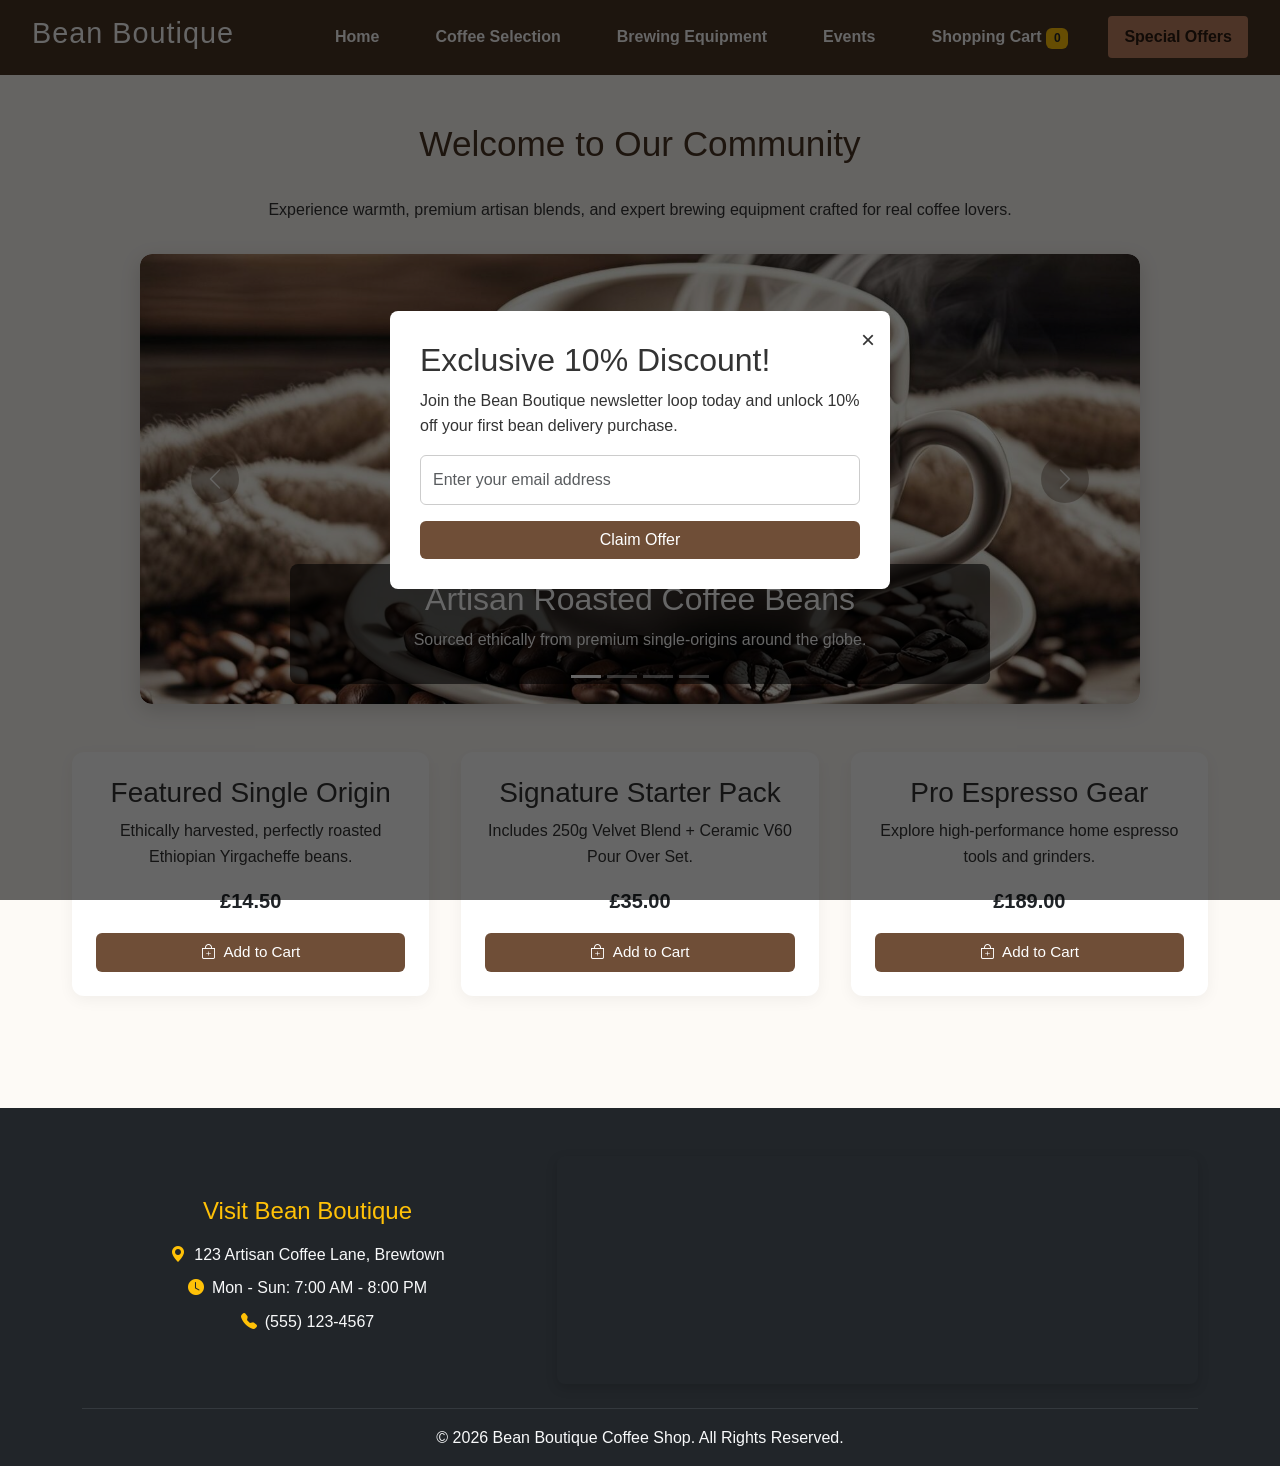
<file: index.html>
<!DOCTYPE html>
<html lang="en">
<head>
    <meta charset="UTF-8">
    <meta name="viewport" content="width=device-width, initial-scale=1.0">
    <title>Bean Boutique Coffee Shop - Home</title>
    
    <!-- Bootstrap CSS -->
    <link href="https://cdn.jsdelivr.net/npm/bootstrap@5.3.3/dist/css/bootstrap.min.css" rel="stylesheet">
    <!-- Bootstrap Icons -->
    <link rel="stylesheet" href="https://cdn.jsdelivr.net/npm/bootstrap-icons@1.11.3/font/bootstrap-icons.min.css">
    <link rel="stylesheet" href="style.css">

    <style>
        #backToTopBtn {
            position: fixed;
            bottom: 30px;
            right: 30px;
            z-index: 1030;
            border: none;
            outline: none;
            background-color: #6f4e37;
            color: white;
            cursor: pointer;
            padding: 12px 16px;
            border-radius: 50%;
            font-size: 18px;
            box-shadow: 0px 4px 10px rgba(0,0,0,0.3);
            opacity: 0;
            visibility: hidden;
            transition: opacity 0.3s ease, visibility 0.3s ease, transform 0.2s ease;
        }

        #backToTopBtn.show {
            opacity: 1;
            visibility: visible;
        }

        #backToTopBtn:hover {
            background-color: #523927;
            transform: translateY(-3px);
        }

        .footer-map-container {
            border-radius: 8px;
            overflow: hidden;
            box-shadow: 0 4px 12px rgba(0,0,0,0.15);
        }

        .cart-nav-link {
            cursor: pointer;
            user-select: none;
        }

        .custom-promo-modal {
            display: none;
            position: fixed;
            top: 0;
            left: 0;
            width: 100%;
            height: 100%;
            background-color: rgba(0, 0, 0, 0.6);
            z-index: 1080;
            align-items: center;
            justify-content: center;
        }

        .custom-promo-modal.active {
            display: flex;
        }

        .custom-promo-content {
            background: #fff;
            padding: 30px;
            border-radius: 8px;
            max-width: 500px;
            width: 90%;
            position: relative;
            color: #333;
        }

        .close-promo-btn {
            position: absolute;
            top: 10px;
            right: 15px;
            font-size: 24px;
            cursor: pointer;
        }

        .btn-add-cart {
            background-color: #6f4e37;
            color: white;
            border: none;
            border-radius: 6px;
            padding: 8px 16px;
            font-size: 0.95rem;
            width: 100%;
            margin-top: 1rem;
            transition: background-color 0.2s ease, transform 0.1s ease;
        }

        .btn-add-cart:hover {
            background-color: #523927;
            color: white;
        }
    </style>
</head>
<body>

    <header>
        <div class="logo">
            <h1>Bean Boutique</h1>
        </div>
       <nav>
            <ul>
                <li><a href="index.html">Home</a></li>
                <li><a href="coffee.html">Coffee Selection</a></li>
                <li><a href="equipment.html">Brewing Equipment</a></li>
                <li><a href="events.html">Events</a></li>
                <li>
                    <a class="cart-nav-link" id="cartModalTrigger">
                        Shopping Cart <span class="badge bg-warning text-dark" id="cartCountBadge">0</span>
                    </a>
                </li>
                <li class="dropdown">
                    <a href="offers.html" class="active">Special Offers</a>
                    <ul class="dropdown-menu-custom">
                        <li><a href="seasonalSpecial.html">Seasonal Specials</a></li>
                        <li><a href="baristaChoice.html">Barista's Choice</a></li>
                        <li><a href="bundleDeals.html">Bundle Deals</a></li>
                    </ul>
                </li>
            </ul>
        </nav>
    </header>

    <main>
      <section class="hero-section">
        <h2 class="section-title">Welcome to Our Community</h2>
        <div class="hero-intro">
            <p>Experience warmth, premium artisan blends, and expert brewing equipment crafted for real coffee lovers.</p>
        </div>
        
        <div id="coffeeCarousel" class="carousel slide" data-bs-ride="carousel" data-bs-interval="4000">
            <div class="carousel-indicators">
                <button type="button" data-bs-target="#coffeeCarousel" data-bs-slide-to="0" class="active" aria-current="true" aria-label="Slide 1"></button>
                <button type="button" data-bs-target="#coffeeCarousel" data-bs-slide-to="1" aria-label="Slide 2"></button>
                <button type="button" data-bs-target="#coffeeCarousel" data-bs-slide-to="2" aria-label="Slide 3"></button>
                <button type="button" data-bs-target="#coffeeCarousel" data-bs-slide-to="3" aria-label="Slide 4"></button>
            </div>
            
            <div class="carousel-inner">
                <div class="carousel-item active">
                    <img src="images/image1.jpg" class="d-block w-100" alt="Fresh Coffee Beans roasting">
                    <div class="carousel-caption d-none d-md-block carousel-caption-custom">
                        <h2>Artisan Roasted Coffee Beans</h2>
                        <p>Sourced ethically from premium single-origins around the globe.</p>
                    </div>
                </div>
                <div class="carousel-item">
                    <img src="images/img4.jpg" class="d-block w-100" alt="People enjoying warm coffee cup">
                    <div class="carousel-caption d-none d-md-block carousel-caption-custom">
                        <h2>Warm Community Spaces</h2>
                        <p>A relaxing spot designed for coffee lovers to connect and unwind.</p>
                    </div>
                </div>
                <div class="carousel-item">
                    <img src="images/image3.jpg" class="d-block w-100" alt="Barista espresso machine close up">
                    <div class="carousel-caption d-none d-md-block carousel-caption-custom">
                        <h2>Professional Brewing Gear</h2>
                        <p>Equipping your home kitchen with the absolute best barista tools.</p>
                    </div>
                </div>
                <div class="carousel-item">
                    <img src="images/img5.jpg" class="d-block w-100" alt="Pour over coffee pouring into a glass server">
                    <div class="carousel-caption d-none d-md-block carousel-caption-custom">
                        <h2>Precision Extraction</h2>
                        <p>Discover manual brew techniques tailored for fine flavor clarity.</p>
                    </div>
                </div>
            </div>
            
            <button class="carousel-control-prev" type="button" data-bs-target="#coffeeCarousel" data-bs-slide="prev">
                <span class="carousel-control-prev-icon" aria-hidden="true"></span>
                <span class="visually-hidden">Previous</span>
            </button>
            <button class="carousel-control-next" type="button" data-bs-target="#coffeeCarousel" data-bs-slide="next">
                <span class="carousel-control-next-icon" aria-hidden="true"></span>
                <span class="visually-hidden">Next</span>
            </button>
        </div>

        <div class="grid-container">
            <div class="coffee-box d-flex flex-column justify-content-between">
                <div>
                    <h3>Featured Single Origin</h3>
                    <p>Ethically harvested, perfectly roasted Ethiopian Yirgacheffe beans.</p>
                    <p class="fw-bold fs-5 text-dark mt-2 mb-0">£14.50</p>
                </div>
                <button class="btn btn-add-cart add-to-cart-btn" data-title="Featured Single Origin" data-subtitle="250g Bag - Whole Bean" data-price="14.50">
                    <i class="bi bi-bag-plus me-1"></i> Add to Cart
                </button>
            </div>
            <div class="coffee-box d-flex flex-column justify-content-between">
                <div>
                    <h3>Signature Starter Pack</h3>
                    <p>Includes 250g Velvet Blend + Ceramic V60 Pour Over Set.</p>
                    <p class="fw-bold fs-5 text-dark mt-2 mb-0">£35.00</p>
                </div>
                <button class="btn btn-add-cart add-to-cart-btn" data-title="Signature Starter Pack" data-subtitle="Blend + Dripper Set" data-price="35.00">
                    <i class="bi bi-bag-plus me-1"></i> Add to Cart
                </button>
            </div>
            <div class="coffee-box d-flex flex-column justify-content-between">
                <div>
                    <h3>Pro Espresso Gear</h3>
                    <p>Explore high-performance home espresso tools and grinders.</p>
                    <p class="fw-bold fs-5 text-dark mt-2 mb-0">£189.00</p>
                </div>
                <button class="btn btn-add-cart add-to-cart-btn" data-title="Pro-Pump Espresso Machine" data-subtitle="15-Bar Pressure System" data-price="189.00">
                    <i class="bi bi-bag-plus me-1"></i> Add to Cart
                </button>
            </div>
        </div>
      </section>
    </main>

    <!-- GLOBAL SHOPPING CART MODAL -->
    <div class="modal fade" id="cartModal" tabindex="-1" role="dialog" aria-labelledby="cartModalLabel" aria-hidden="true">
        <div class="modal-dialog modal-lg modal-dialog-centered">
            <div class="modal-content">
                <div class="modal-header text-white" style="background-color: #4a3424;">
                    <h4 class="modal-title h5" id="cartModalLabel"><i class="bi bi-cart-check me-2"></i>Your Shopping Basket</h4>
                    <button type="button" class="btn-close btn-close-white" data-bs-dismiss="modal" aria-label="Close"></button>
                </div>

                <div class="modal-body text-dark">
                    <div class="table-responsive">
                        <table class="table align-middle">
                            <thead>
                                <tr style="background-color: #4a3424; color: #fff;">
                                    <th>Product Details</th>
                                    <th class="text-center">Qty</th>
                                    <th class="text-end">Price</th>
                                    <th class="text-end">Total</th>
                                </tr>
                            </thead>
                            <tbody id="cartItemsContainer">
                                <tr>
                                    <td colspan="4" class="text-center py-4 text-muted">Your basket is currently empty. Add items to see them here!</td>
                                </tr>
                            </tbody>
                        </table>
                    </div>

                    <div class="p-3 bg-light rounded text-end mt-3">
                        <p class="mb-1">Subtotal: <strong id="cartSubtotal">£0.00</strong></p>
                        <small class="text-muted d-block mb-0">Shipping: Calculated at next step</small>
                    </div>
                </div>

                <div class="modal-footer d-flex justify-content-between">
                    <button type="button" class="btn btn-outline-secondary" data-bs-dismiss="modal">Continue Shopping</button>
                    <button type="button" class="btn text-white" id="checkoutBtn" style="background-color: #6f4e37;">
                        Proceed to Checkout
                    </button>
                </div>
            </div>
        </div>
    </div>

    <!-- PROMOTIONAL NEWSLETTER MODAL -->
    <div class="custom-promo-modal" id="welcomeModal">
        <div class="custom-promo-content">
            <span class="close-promo-btn" id="closeModalBtn">&times;</span>
            <h2>Exclusive 10% Discount!</h2>
            <p>Join the Bean Boutique newsletter loop today and unlock 10% off your first bean delivery purchase.</p>
            <form action="#" method="POST" id="promoForm">
                <div class="mb-3">
                    <input type="email" class="form-control" placeholder="Enter your email address" required>
                </div>
                <button type="submit" class="btn text-white w-100" style="background-color: #6f4e37;">Claim Offer</button>
            </form>
        </div>
    </div>

    <button id="backToTopBtn" title="Go to top" aria-label="Scroll to top">
        <i class="bi bi-arrow-up"></i>
    </button>

    <footer class="bg-dark text-light pt-5 pb-3">
        <div class="container">
            <div class="row g-4 align-items-center">
                <div class="col-md-5">
                    <h3 class="h4 mb-3 text-warning">Visit Bean Boutique</h3>
                    <p class="mb-2"><i class="bi bi-geo-alt-fill text-warning me-2"></i>123 Artisan Coffee Lane, Brewtown</p>
                    <p class="mb-2"><i class="bi bi-clock-fill text-warning me-2"></i>Mon - Sun: 7:00 AM - 8:00 PM</p>
                    <p class="mb-2"><i class="bi bi-telephone-fill text-warning me-2"></i>(555) 123-4567</p>
                </div>
                
                <div class="col-md-7">
                    <div class="footer-map-container">
                        <iframe 
                            title="Bean Boutique Location Map"
                            src="https://www.google.com/maps/embed?pb=!1m18!1m12!1m3!1d3151.835434509374!2d144.9537353153169!3d-37.81627977975171!2m3!1f0!2f0!3f0!3m2!1i1024!2i768!4f13.1!3m3!1m2!1s0x6ad65d4c2b349649%3A0xb6899234e561db11!2sEnvato!5e0!3m2!1sen!2sus!4v1620000000000!5m2!1sen!2sus" 
                            style="border:0; width:100%; height:220px;" 
                            allowfullscreen="" 
                            loading="lazy">
                        </iframe>
                    </div>
                </div>
            </div>
            
            <hr class="mt-4 mb-3 border-secondary">
            <p class="text-center mb-0">&copy; 2026 Bean Boutique Coffee Shop. All Rights Reserved.</p>
        </div>
    </footer>

    <script src="https://cdn.jsdelivr.net/npm/bootstrap@5.3.3/dist/js/bootstrap.bundle.min.js"></script>
    <script src="script.js"></script>

    <!-- PROMO MODAL CONTROL SCRIPT -->
    <script>
        document.addEventListener('DOMContentLoaded', () => {
            const promoModal = document.getElementById('welcomeModal');
            const closeModalBtn = document.getElementById('closeModalBtn');
            const promoForm = document.getElementById('promoForm');

            // Open popup when the page loads
            if (promoModal) {
                promoModal.classList.add('active');
            }

            // Function to hide modal
            const hideModal = () => {
                promoModal.classList.remove('active');
            };

            // Close modal when clicking top-right (X)
            if (closeModalBtn) {
                closeModalBtn.addEventListener('click', hideModal);
            }

            // Close modal when clicking anywhere outside the popup box
            window.addEventListener('click', (event) => {
                if (event.target === promoModal) {
                    hideModal();
                }
            });

            // Handle form submission inside modal
            if (promoForm) {
                promoForm.addEventListener('submit', (event) => {
                    event.preventDefault();
                    alert('Thank you for signing up! Use promo code WELCOME10 at checkout for 10% off.');
                    hideModal();
                });
            }
        });
    </script>
</body>
</html>
</file>
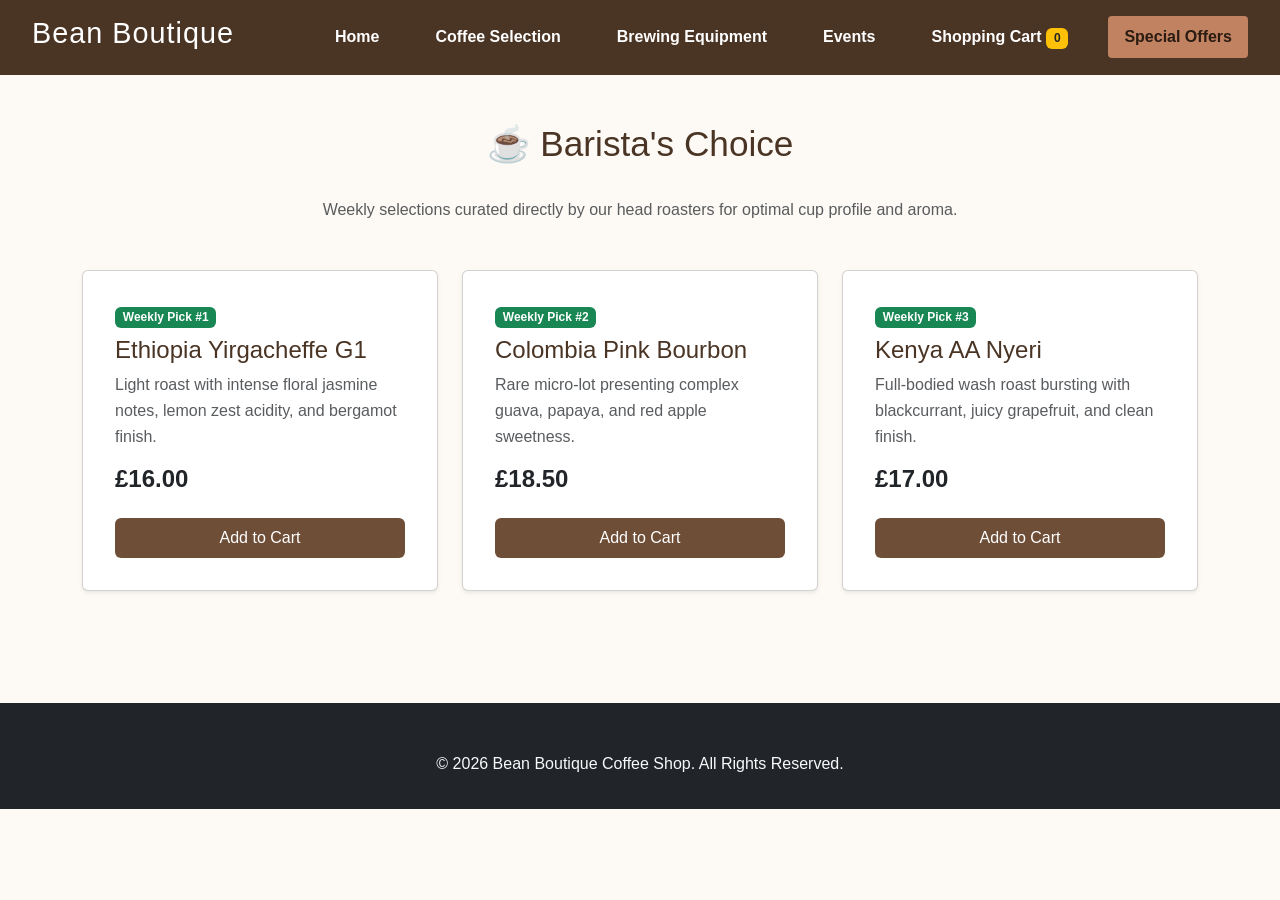
<file: baristaChoice.html>
<!DOCTYPE html>
<html lang="en">
<head>
    <meta charset="UTF-8">
    <meta name="viewport" content="width=device-width, initial-scale=1.0">
    <title>Barista's Choice - Bean Boutique</title>
    <link href="https://cdn.jsdelivr.net/npm/bootstrap@5.3.3/dist/css/bootstrap.min.css" rel="stylesheet">
    <link rel="stylesheet" href="https://cdn.jsdelivr.net/npm/bootstrap-icons@1.11.3/font/bootstrap-icons.min.css">
    <link rel="stylesheet" href="style.css">
    <style>
        .cart-nav-link { cursor: pointer; user-select: none; }
        .btn-add-cart {
            background-color: #6f4e37;
            color: white;
            border: none;
            border-radius: 6px;
            padding: 8px 16px;
            width: 100%;
            margin-top: 1rem;
            transition: background-color 0.2s ease;
        }
        .btn-add-cart:hover { background-color: #523927; color: white; }
    </style>
</head>
<body>
    <header>
        <div class="logo">
            <h1>Bean Boutique</h1>
        </div>
        <nav>
            <ul>
                <li><a href="index.html">Home</a></li>
                <li><a href="coffee.html">Coffee Selection</a></li>
                <li><a href="equipment.html">Brewing Equipment</a></li>
                <li><a href="events.html">Events</a></li>
                <li>
                    <a class="cart-nav-link" id="cartModalTrigger">
                        Shopping Cart <span class="badge bg-warning text-dark" id="cartCountBadge">0</span>
                    </a>
                </li>
                <li class="dropdown">
                    <a href="offers.html" class="active">Special Offers</a>
                    <ul class="dropdown-menu-custom">
                        <li><a href="seasonalSpecial.html">Seasonal Specials</a></li>
                        <li><a href="baristaChoice.html">Barista's Choice</a></li>
                        <li><a href="bundleDeals.html">Bundle Deals</a></li>
                    </ul>
                </li>
            </ul>
        </nav>
    </header>

    <main class="container py-5">
        <div class="text-center mb-5">
            <h2 class="section-title">☕ Barista's Choice</h2>
            <p class="text-muted">Weekly selections curated directly by our head roasters for optimal cup profile and aroma.</p>
        </div>

        <div class="row g-4">
            <div class="col-md-6 col-lg-4">
                <div class="card h-100 shadow-sm p-3">
                    <div class="card-body d-flex flex-column justify-content-between">
                        <div>
                            <span class="badge bg-success mb-2">Weekly Pick #1</span>
                            <h4 class="card-title" style="color: #4a3424;">Ethiopia Yirgacheffe G1</h4>
                            <p class="card-text text-muted">Light roast with intense floral jasmine notes, lemon zest acidity, and bergamot finish.</p>
                            <p class="h4 text-dark fw-bold">£16.00</p>
                        </div>
                        <button class="btn btn-add-cart add-to-cart-btn" data-title="Ethiopia Yirgacheffe G1" data-subtitle="Barista's Choice Pick" data-price="16.00">Add to Cart</button>
                    </div>
                </div>
            </div>

            <div class="col-md-6 col-lg-4">
                <div class="card h-100 shadow-sm p-3">
                    <div class="card-body d-flex flex-column justify-content-between">
                        <div>
                            <span class="badge bg-success mb-2">Weekly Pick #2</span>
                            <h4 class="card-title" style="color: #4a3424;">Colombia Pink Bourbon</h4>
                            <p class="card-text text-muted">Rare micro-lot presenting complex guava, papaya, and red apple sweetness.</p>
                            <p class="h4 text-dark fw-bold">£18.50</p>
                        </div>
                        <button class="btn btn-add-cart add-to-cart-btn" data-title="Colombia Pink Bourbon" data-subtitle="Barista's Choice Pick" data-price="18.50">Add to Cart</button>
                    </div>
                </div>
            </div>

            <div class="col-md-6 col-lg-4">
                <div class="card h-100 shadow-sm p-3">
                    <div class="card-body d-flex flex-column justify-content-between">
                        <div>
                            <span class="badge bg-success mb-2">Weekly Pick #3</span>
                            <h4 class="card-title" style="color: #4a3424;">Kenya AA Nyeri</h4>
                            <p class="card-text text-muted">Full-bodied wash roast bursting with blackcurrant, juicy grapefruit, and clean finish.</p>
                            <p class="h4 text-dark fw-bold">£17.00</p>
                        </div>
                        <button class="btn btn-add-cart add-to-cart-btn" data-title="Kenya AA Nyeri" data-subtitle="Barista's Choice Pick" data-price="17.00">Add to Cart</button>
                    </div>
                </div>
            </div>
        </div>
    </main>

    <!-- SHOPPING CART MODAL -->
    <div class="modal fade" id="cartModal" tabindex="-1" aria-hidden="true">
        <div class="modal-dialog modal-lg modal-dialog-centered">
            <div class="modal-content">
                <div class="modal-header text-white" style="background-color: #4a3424;">
                    <h3 class="modal-title fs-5"><i class="bi bi-cart-check me-2"></i>Your Shopping Cart</h3>
                    <button type="button" class="btn-close btn-close-white" data-bs-dismiss="modal"></button>
                </div>
                <div class="modal-body text-dark">
                    <div class="table-responsive">
                        <table class="table align-middle">
                            <thead>
                                <tr style="background-color: #4a3424; color: #fff;">
                                    <th>Product Details</th>
                                    <th class="text-center">Qty</th>
                                    <th class="text-end">Price</th>
                                    <th class="text-end">Total</th>
                                </tr>
                            </thead>
                            <tbody id="cartItemsContainer"></tbody>
                        </table>
                    </div>
                    <div class="p-3 bg-light rounded text-end mt-3">
                        <p class="mb-1">Subtotal: <strong id="cartSubtotal">£0.00</strong></p>
                    </div>
                </div>
                <div class="modal-footer d-flex justify-content-between">
                    <button type="button" class="btn btn-outline-secondary" data-bs-dismiss="modal">Continue Shopping</button>
                    <button type="button" class="btn text-white" id="checkoutBtn" style="background-color: #6f4e37;">Proceed to Checkout</button>
                </div>
            </div>
        </div>
    </div>

    <footer class="bg-dark text-light pt-5 pb-3">
        <div class="container text-center">
            <p>&copy; 2026 Bean Boutique Coffee Shop. All Rights Reserved.</p>
        </div>
    </footer>

    <script src="https://cdn.jsdelivr.net/npm/bootstrap@5.3.3/dist/js/bootstrap.bundle.min.js"></script>
   <!-- External JavaScript File -->
    <script src="script.js"></script>
</body>
</html>
</file>
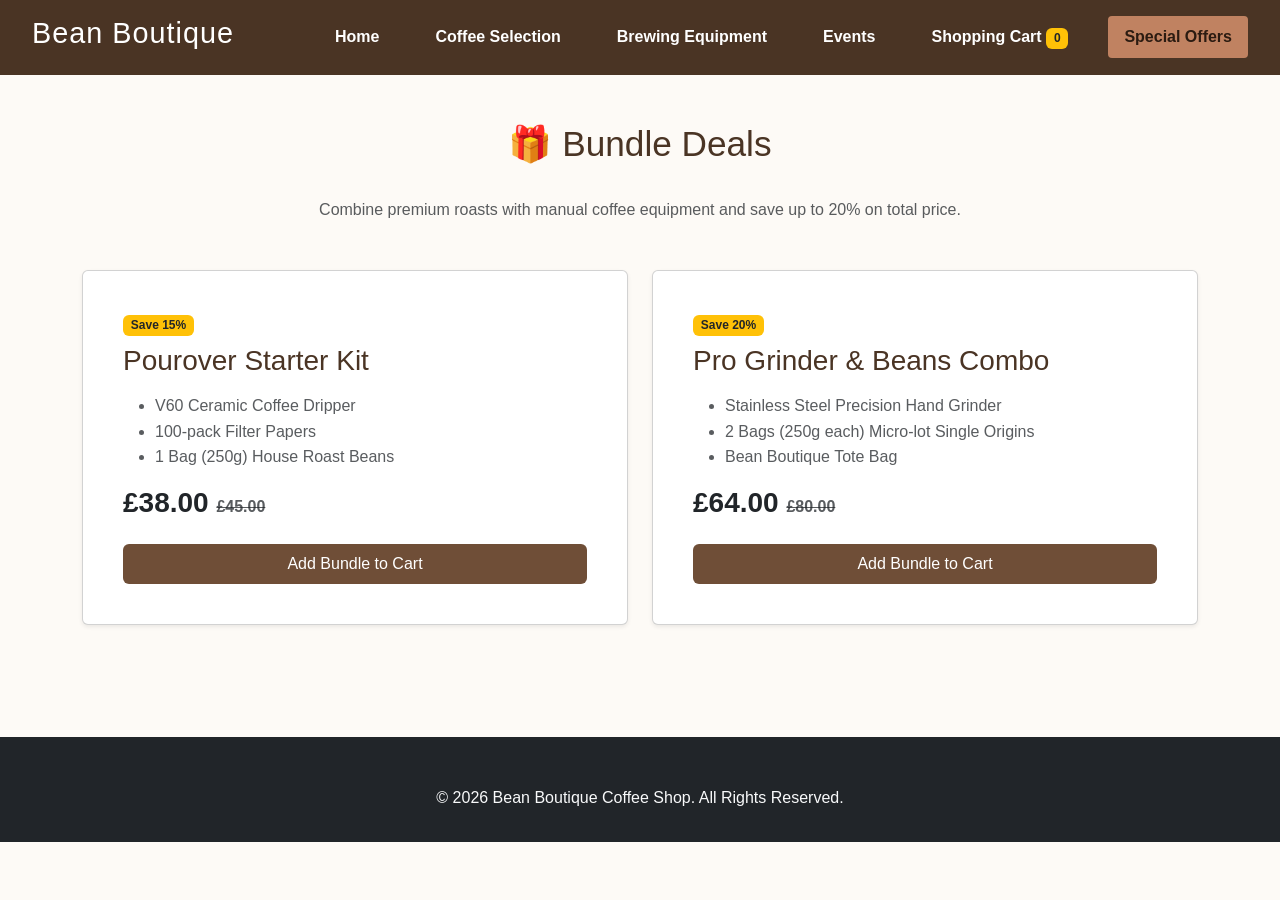
<file: bundleDeals.html>
<!DOCTYPE html>
<html lang="en">
<head>
    <meta charset="UTF-8">
    <meta name="viewport" content="width=device-width, initial-scale=1.0">
    <title>Bundle Deals - Bean Boutique</title>
    <link href="https://cdn.jsdelivr.net/npm/bootstrap@5.3.3/dist/css/bootstrap.min.css" rel="stylesheet">
    <link rel="stylesheet" href="https://cdn.jsdelivr.net/npm/bootstrap-icons@1.11.3/font/bootstrap-icons.min.css">
    <link rel="stylesheet" href="style.css">
    <style>
        .cart-nav-link { cursor: pointer; user-select: none; }
        .btn-add-cart {
            background-color: #6f4e37;
            color: white;
            border: none;
            border-radius: 6px;
            padding: 8px 16px;
            width: 100%;
            margin-top: 1rem;
            transition: background-color 0.2s ease;
        }
        .btn-add-cart:hover { background-color: #523927; color: white; }
    </style>
</head>
<body>
    <header>
        <div class="logo">
            <h1>Bean Boutique</h1>
        </div>
        <nav>
            <ul>
                <li><a href="index.html">Home</a></li>
                <li><a href="coffee.html">Coffee Selection</a></li>
                <li><a href="equipment.html">Brewing Equipment</a></li>
                <li><a href="events.html">Events</a></li>
                <li>
                    <a class="cart-nav-link" id="cartModalTrigger">
                        Shopping Cart <span class="badge bg-warning text-dark" id="cartCountBadge">0</span>
                    </a>
                </li>
                <li class="dropdown">
                    <a href="offers.html" class="active">Special Offers</a>
                    <ul class="dropdown-menu-custom">
                        <li><a href="seasonalSpecial.html">Seasonal Specials</a></li>
                        <li><a href="baristaChoice.html">Barista's Choice</a></li>
                        <li><a href="bundleDeals.html">Bundle Deals</a></li>
                    </ul>
                </li>
            </ul>
        </nav>
    </header>

    <main class="container py-5">
        <div class="text-center mb-5">
            <h2 class="section-title">🎁 Bundle Deals</h2>
            <p class="text-muted">Combine premium roasts with manual coffee equipment and save up to 20% on total price.</p>
        </div>

        <div class="row g-4">
            <div class="col-md-6">
                <div class="card h-100 shadow-sm p-4">
                    <div class="card-body d-flex flex-column justify-content-between">
                        <div>
                            <span class="badge bg-warning text-dark mb-2">Save 15%</span>
                            <h3 class="card-title" style="color: #4a3424;">Pourover Starter Kit</h3>
                            <ul class="my-3 text-muted">
                                <li>V60 Ceramic Coffee Dripper</li>
                                <li>100-pack Filter Papers</li>
                                <li>1 Bag (250g) House Roast Beans</li>
                            </ul>
                            <p class="h3 text-dark fw-bold">£38.00 <span class="text-muted text-decoration-line-through fs-6">£45.00</span></p>
                        </div>
                        <button class="btn btn-add-cart add-to-cart-btn" data-title="Pourover Starter Kit" data-subtitle="Equipment Bundle" data-price="38.00">Add Bundle to Cart</button>
                    </div>
                </div>
            </div>

            <div class="col-md-6">
                <div class="card h-100 shadow-sm p-4">
                    <div class="card-body d-flex flex-column justify-content-between">
                        <div>
                            <span class="badge bg-warning text-dark mb-2">Save 20%</span>
                            <h3 class="card-title" style="color: #4a3424;">Pro Grinder & Beans Combo</h3>
                            <ul class="my-3 text-muted">
                                <li>Stainless Steel Precision Hand Grinder</li>
                                <li>2 Bags (250g each) Micro-lot Single Origins</li>
                                <li>Bean Boutique Tote Bag</li>
                            </ul>
                            <p class="h3 text-dark fw-bold">£64.00 <span class="text-muted text-decoration-line-through fs-6">£80.00</span></p>
                        </div>
                        <button class="btn btn-add-cart add-to-cart-btn" data-title="Pro Grinder & Beans Combo" data-subtitle="Equipment Bundle" data-price="64.00">Add Bundle to Cart</button>
                    </div>
                </div>
            </div>
        </div>
    </main>

    <!-- SHOPPING CART MODAL -->
    <div class="modal fade" id="cartModal" tabindex="-1" aria-hidden="true">
        <div class="modal-dialog modal-lg modal-dialog-centered">
            <div class="modal-content">
                <div class="modal-header text-white" style="background-color: #4a3424;">
                    <h3 class="modal-title fs-5"><i class="bi bi-cart-check me-2"></i>Your Shopping Cart</h3>
                    <button type="button" class="btn-close btn-close-white" data-bs-dismiss="modal"></button>
                </div>
                <div class="modal-body text-dark">
                    <div class="table-responsive">
                        <table class="table align-middle">
                            <thead>
                                <tr style="background-color: #4a3424; color: #fff;">
                                    <th>Product Details</th>
                                    <th class="text-center">Qty</th>
                                    <th class="text-end">Price</th>
                                    <th class="text-end">Total</th>
                                </tr>
                            </thead>
                            <tbody id="cartItemsContainer"></tbody>
                        </table>
                    </div>
                    <div class="p-3 bg-light rounded text-end mt-3">
                        <p class="mb-1">Subtotal: <strong id="cartSubtotal">£0.00</strong></p>
                    </div>
                </div>
                <div class="modal-footer d-flex justify-content-between">
                    <button type="button" class="btn btn-outline-secondary" data-bs-dismiss="modal">Continue Shopping</button>
                    <button type="button" class="btn text-white" id="checkoutBtn" style="background-color: #6f4e37;">Proceed to Checkout</button>
                </div>
            </div>
        </div>
    </div>

    <footer class="bg-dark text-light pt-5 pb-3">
        <div class="container text-center">
            <p>&copy; 2026 Bean Boutique Coffee Shop. All Rights Reserved.</p>
        </div>
    </footer>

    <script src="https://cdn.jsdelivr.net/npm/bootstrap@5.3.3/dist/js/bootstrap.bundle.min.js"></script>
    <!-- External JavaScript File -->
    <script src="script.js"></script>
</body>
</html>
</file>
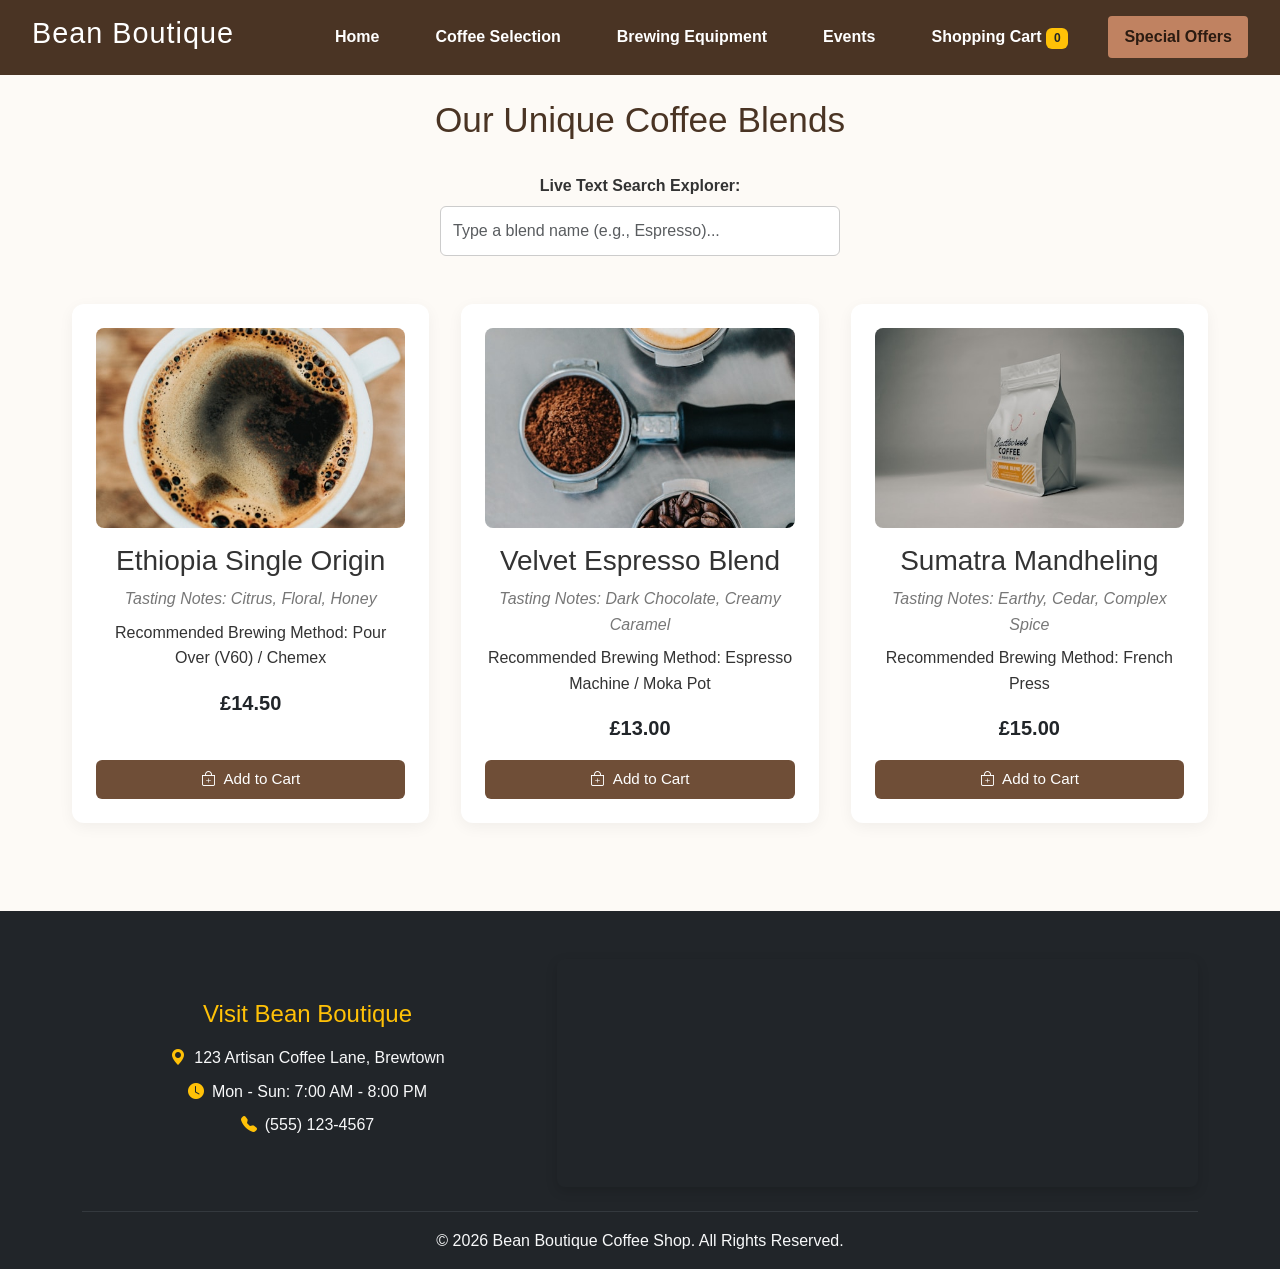
<file: coffee.html>
<!DOCTYPE html>
<html lang="en">
<head>
    <meta charset="UTF-8">
    <meta name="viewport" content="width=device-width, initial-scale=1.0">
    <title>Bean Boutique - Coffee Selection</title>
    
    <!-- Bootstrap CSS -->
    <link href="https://cdn.jsdelivr.net/npm/bootstrap@5.3.3/dist/css/bootstrap.min.css" rel="stylesheet">
    <!-- Bootstrap Icons -->
    <link rel="stylesheet" href="https://cdn.jsdelivr.net/npm/bootstrap-icons@1.11.3/font/bootstrap-icons.min.css">
    <link rel="stylesheet" href="style.css">

    <style>
        #backToTopBtn {
            position: fixed;
            bottom: 30px;
            right: 30px;
            z-index: 1030;
            border: none;
            outline: none;
            background-color: #6f4e37;
            color: white;
            cursor: pointer;
            padding: 12px 16px;
            border-radius: 50%;
            font-size: 18px;
            box-shadow: 0px 4px 10px rgba(0,0,0,0.3);
            opacity: 0;
            visibility: hidden;
            transition: opacity 0.3s ease, visibility 0.3s ease, transform 0.2s ease;
        }

        #backToTopBtn.show {
            opacity: 1;
            visibility: visible;
        }

        .footer-map-container {
            border-radius: 8px;
            overflow: hidden;
            box-shadow: 0 4px 12px rgba(0,0,0,0.15);
        }

        .cart-nav-link {
            cursor: pointer;
            user-select: none;
        }

        .btn-add-cart {
            background-color: #6f4e37;
            color: white;
            border: none;
            border-radius: 6px;
            padding: 8px 16px;
            font-size: 0.95rem;
            width: 100%;
            margin-top: 1rem;
            transition: background-color 0.2s ease, transform 0.1s ease;
        }

        .btn-add-cart:hover {
            background-color: #523927;
            color: white;
        }

        mark.search-highlight {
            background-color: #fce2ae;
            color: #4a3424;
            padding: 0 3px;
            border-radius: 3px;
        }
    </style>
</head>
<body>

    <header>
        <div class="logo">
            <h1>Bean Boutique</h1>
        </div>
        <nav>
            <ul>
                <li><a href="index.html">Home</a></li>
                <li><a href="coffee.html">Coffee Selection</a></li>
                <li><a href="equipment.html">Brewing Equipment</a></li>
                <li><a href="events.html">Events</a></li>
                <li>
                    <a class="cart-nav-link" id="cartModalTrigger">
                        Shopping Cart <span class="badge bg-warning text-dark" id="cartCountBadge">0</span>
                    </a>
                </li>
                <li class="dropdown">
                    <a href="offers.html" class="active">Special Offers</a>
                    <ul class="dropdown-menu-custom">
                        <li><a href="seasonalSpecial.html">Seasonal Specials</a></li>
                        <li><a href="baristaChoice.html">Barista's Choice</a></li>
                        <li><a href="bundleDeals.html">Bundle Deals</a></li>
                    </ul>
                </li>
            </ul>
        </nav>
    </header>

    <main>
        <section class="py-4">
            <h2 class="section-title">Our Unique Coffee Blends</h2>
            
            <div style="max-width: 400px; margin: 0 auto 3rem auto; text-align: center;">
                <label for="coffeeSearch" class="animated-search-label form-label fw-bold">Live Text Search Explorer:</label>
                <input type="text" id="coffeeSearch" class="form-control" placeholder="Type a blend name (e.g., Espresso)..." onkeyup="filterCoffee()">
            </div>

            <div class="grid-container" id="coffeeCatalogue">
                
                <div class="coffee-box d-flex flex-column justify-content-between" data-name="ethiopia single origin yirgacheffe">
                    <div>
                        <img src="images/coff_selection/cof1.jpg" alt="Ethiopian Yirgacheffe">
                        <h3>Ethiopia Single Origin</h3>
                        <p style="font-style: italic; color: #777; margin: 0.5rem 0;">Tasting Notes: Citrus, Floral, Honey</p>
                        <p>Recommended Brewing Method: Pour Over (V60) / Chemex</p>
                        <p class="fw-bold fs-5 text-dark mt-2 mb-0">£14.50</p>
                    </div>
                    <button class="btn btn-add-cart add-to-cart-btn" data-title="Ethiopia Single Origin Beans" data-subtitle="250g Bag - Whole Bean" data-price="14.50">
                        <i class="bi bi-bag-plus me-1"></i> Add to Cart
                    </button>
                </div>

                <div class="coffee-box d-flex flex-column justify-content-between" data-name="velvet espresso blend signature roast">
                    <div>
                        <img src="images/coff_selection/cof2.jpg" alt="Velvet Espresso">
                        <h3>Velvet Espresso Blend</h3>
                        <p style="font-style: italic; color: #777; margin: 0.5rem 0;">Tasting Notes: Dark Chocolate, Creamy Caramel</p>
                        <p>Recommended Brewing Method: Espresso Machine / Moka Pot</p>
                        <p class="fw-bold fs-5 text-dark mt-2 mb-0">£13.00</p>
                    </div>
                    <button class="btn btn-add-cart add-to-cart-btn" data-title="Velvet Espresso Blend" data-subtitle="250g Bag - Espresso Grind" data-price="13.00">
                        <i class="bi bi-bag-plus me-1"></i> Add to Cart
                    </button>
                </div>

                <div class="coffee-box d-flex flex-column justify-content-between" data-name="sumatra mandheling dark bold roast">
                    <div>
                        <img src="images/coff_selection/cof3.jpg" alt="Sumatra Mandheling">
                        <h3>Sumatra Mandheling</h3>
                        <p style="font-style: italic; color: #777; margin: 0.5rem 0;">Tasting Notes: Earthy, Cedar, Complex Spice</p>
                        <p>Recommended Brewing Method: French Press</p>
                        <p class="fw-bold fs-5 text-dark mt-2 mb-0">£15.00</p>
                    </div>
                    <button class="btn btn-add-cart add-to-cart-btn" data-title="Sumatra Mandheling" data-subtitle="250g Bag - Coarse Grind" data-price="15.00">
                        <i class="bi bi-bag-plus me-1"></i> Add to Cart
                    </button>
                </div>

            </div>
        </section>
    </main>

    <!-- GLOBAL SHOPPING CART MODAL -->
    <div class="modal fade" id="cartModal" tabindex="-1" role="dialog" aria-labelledby="cartModalLabel" aria-hidden="true">
        <div class="modal-dialog modal-lg modal-dialog-centered">
            <div class="modal-content">
                <div class="modal-header text-white" style="background-color: #4a3424;">
                    <h4 class="modal-title h5" id="cartModalLabel"><i class="bi bi-cart-check me-2"></i>Your Shopping Basket</h4>
                    <button type="button" class="btn-close btn-close-white" data-bs-dismiss="modal" aria-label="Close"></button>
                </div>

                <div class="modal-body text-dark">
                    <div class="table-responsive">
                        <table class="table align-middle">
                            <thead>
                                <tr style="background-color: #4a3424; color: #fff;">
                                    <th>Product Details</th>
                                    <th class="text-center">Qty</th>
                                    <th class="text-end">Price</th>
                                    <th class="text-end">Total</th>
                                </tr>
                            </thead>
                            <tbody id="cartItemsContainer">
                                <tr>
                                    <td colspan="4" class="text-center py-4 text-muted">Your basket is currently empty. Add items to see them here!</td>
                                </tr>
                            </tbody>
                        </table>
                    </div>

                    <div class="p-3 bg-light rounded text-end mt-3">
                        <p class="mb-1">Subtotal: <strong id="cartSubtotal">£0.00</strong></p>
                        <small class="text-muted d-block mb-0">Shipping: Calculated at next step</small>
                    </div>
                </div>

                <div class="modal-footer d-flex justify-content-between">
                    <button type="button" class="btn btn-outline-secondary" data-bs-dismiss="modal">Continue Shopping</button>
                    <button type="button" class="btn text-white" id="checkoutBtn" style="background-color: #6f4e37;">
                        Proceed to Checkout
                    </button>
                </div>
            </div>
        </div>
    </div>

    <button id="backToTopBtn" title="Go to top" aria-label="Scroll to top">
        <i class="bi bi-arrow-up"></i>
    </button>

    <footer class="bg-dark text-light pt-5 pb-3">
        <div class="container">
            <div class="row g-4 align-items-center">
                <div class="col-md-5">
                    <h3 class="h4 mb-3 text-warning">Visit Bean Boutique</h3>
                    <p class="mb-2"><i class="bi bi-geo-alt-fill text-warning me-2"></i>123 Artisan Coffee Lane, Brewtown</p>
                    <p class="mb-2"><i class="bi bi-clock-fill text-warning me-2"></i>Mon - Sun: 7:00 AM - 8:00 PM</p>
                    <p class="mb-2"><i class="bi bi-telephone-fill text-warning me-2"></i>(555) 123-4567</p>
                </div>
                
                <div class="col-md-7">
                    <div class="footer-map-container">
                        <iframe 
                            title="Bean Boutique Location Map"
                            src="https://www.google.com/maps/embed?pb=!1m18!1m12!1m3!1d3151.835434509374!2d144.9537353153169!3d-37.81627977975171!2m3!1f0!2f0!3f0!3m2!1i1024!2i768!4f13.1!3m3!1m2!1s0x6ad65d4c2b349649%3A0xb6899234e561db11!2sEnvato!5e0!3m2!1sen!2sus!4v1620000000000!5m2!1sen!2sus" 
                            height="220" 
                            style="border:0; width: 100%;" 
                            allowfullscreen="" 
                            loading="lazy">
                        </iframe>
                    </div>
                </div>
            </div>
            
            <hr class="mt-4 mb-3 border-secondary">
            <p class="text-center mb-0">&copy; 2026 Bean Boutique Coffee Shop. All Rights Reserved.</p>
        </div>
    </footer>

    <script src="https://cdn.jsdelivr.net/npm/bootstrap@5.3.3/dist/js/bootstrap.bundle.min.js"></script>
<script src="script.js"></script>
</body>
</html>
</file>
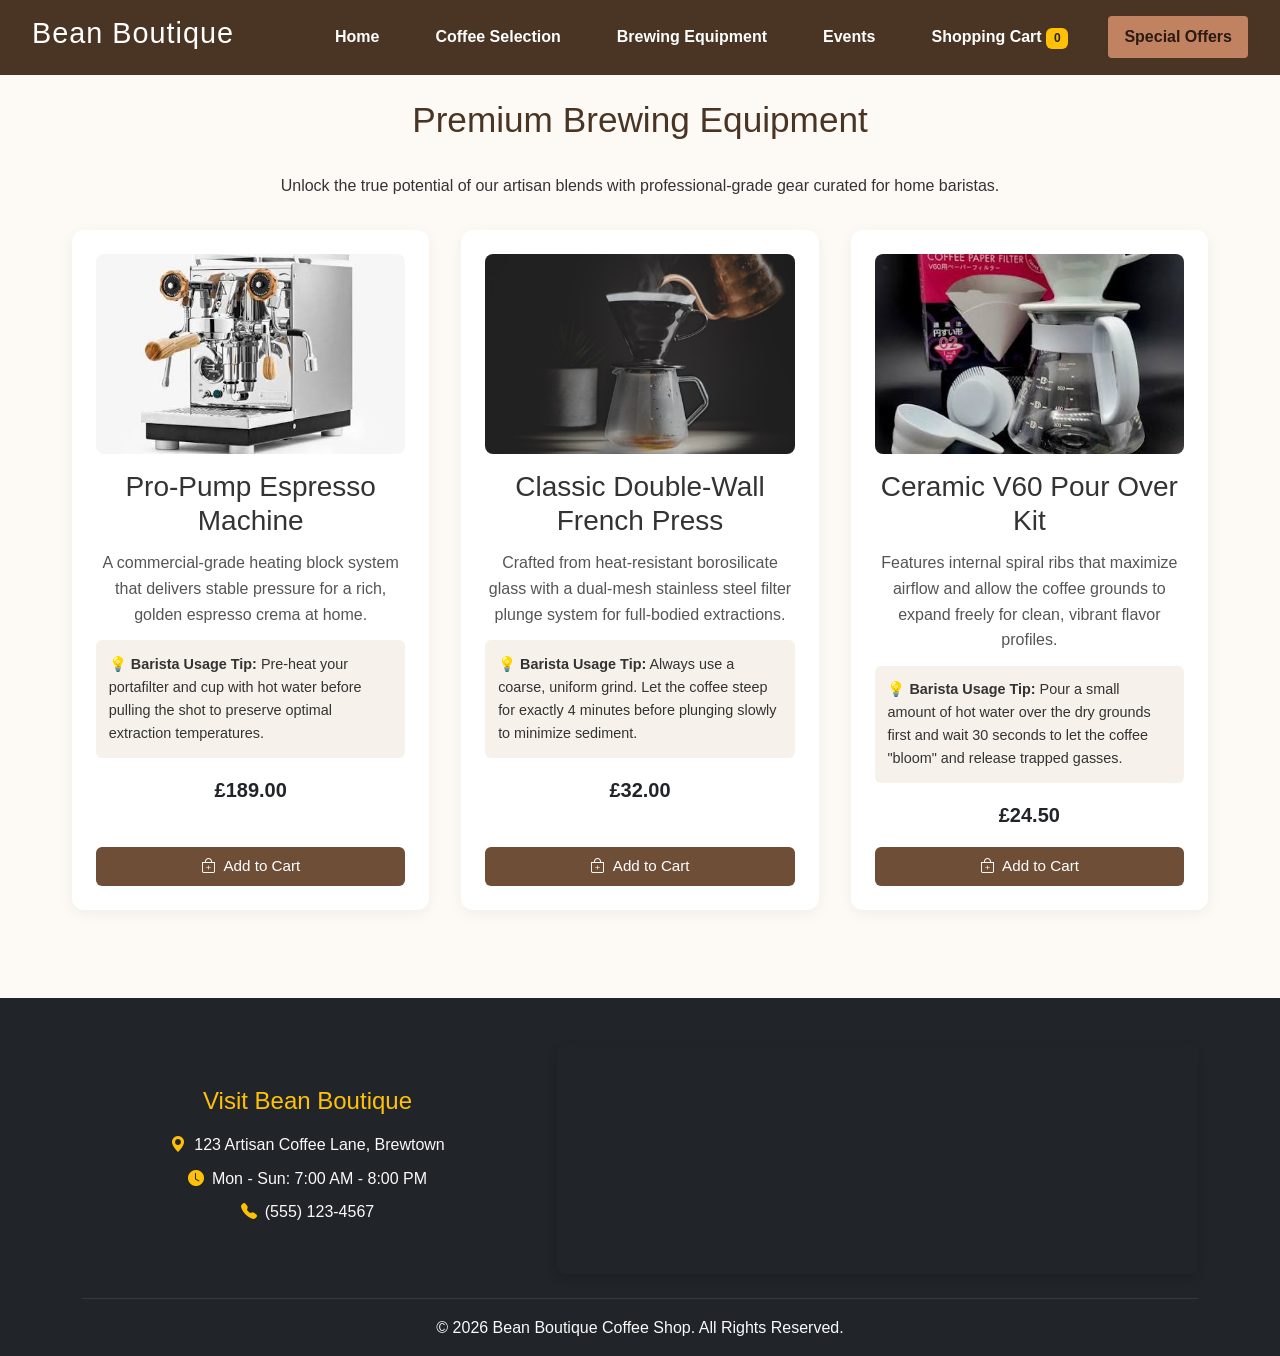
<file: equipment.html>
<!DOCTYPE html>
<html lang="en">
<head>
    <meta charset="UTF-8">
    <meta name="viewport" content="width=device-width, initial-scale=1.0">
    <title>Bean Boutique Coffee Shop - Brewing Equipment</title>
    
    <!-- Bootstrap CSS -->
    <link href="https://cdn.jsdelivr.net/npm/bootstrap@5.3.3/dist/css/bootstrap.min.css" rel="stylesheet">
    <!-- Bootstrap Icons -->
    <link rel="stylesheet" href="https://cdn.jsdelivr.net/npm/bootstrap-icons@1.11.3/font/bootstrap-icons.min.css">
    <link rel="stylesheet" href="style.css">

    <style>
        #backToTopBtn {
            position: fixed;
            bottom: 30px;
            right: 30px;
            z-index: 1030;
            border: none;
            outline: none;
            background-color: #6f4e37;
            color: white;
            cursor: pointer;
            padding: 12px 16px;
            border-radius: 50%;
            font-size: 18px;
            box-shadow: 0px 4px 10px rgba(0,0,0,0.3);
            opacity: 0;
            visibility: hidden;
            transition: opacity 0.3s ease, visibility 0.3s ease, transform 0.2s ease;
        }

        #backToTopBtn.show {
            opacity: 1;
            visibility: visible;
        }

        .footer-map-container {
            border-radius: 8px;
            overflow: hidden;
            box-shadow: 0 4px 12px rgba(0,0,0,0.15);
        }

        .cart-nav-link {
            cursor: pointer;
            user-select: none;
        }

        .btn-add-cart {
            background-color: #6f4e37;
            color: white;
            border: none;
            border-radius: 6px;
            padding: 8px 16px;
            font-size: 0.95rem;
            width: 100%;
            margin-top: 1rem;
            transition: background-color 0.2s ease, transform 0.1s ease;
        }

        .btn-add-cart:hover {
            background-color: #523927;
            color: white;
        }
    </style>
</head>
<body>

    <header>
        <div class="logo">
            <h1>Bean Boutique</h1>
        </div>
        <nav>
            <ul>
                <li><a href="index.html">Home</a></li>
                <li><a href="coffee.html">Coffee Selection</a></li>
                <li><a href="equipment.html">Brewing Equipment</a></li>
                <li><a href="events.html">Events</a></li>
                <li>
                    <a class="cart-nav-link" id="cartModalTrigger">
                        Shopping Cart <span class="badge bg-warning text-dark" id="cartCountBadge">0</span>
                    </a>
                </li>
                <li class="dropdown">
                    <a href="offers.html" class="active">Special Offers</a>
                    <ul class="dropdown-menu-custom">
                        <li><a href="seasonalSpecial.html">Seasonal Specials</a></li>
                        <li><a href="baristaChoice.html">Barista's Choice</a></li>
                        <li><a href="bundleDeals.html">Bundle Deals</a></li>
                    </ul>
                </li>
            </ul>
        </nav>
    </header>

    <main>
        <section class="py-4">
            <h2 class="section-title">Premium Brewing Equipment</h2>
            
            <div style="text-align: center; margin-bottom: 2rem;">
                <p>Unlock the true potential of our artisan blends with professional-grade gear curated for home baristas.</p>
            </div>

            <div class="grid-container">
                
                <div class="coffee-box d-flex flex-column justify-content-between">
                    <div>
                        <img src="images/equi/equ1.jpg" alt="Pro Espresso Machine">
                        <h3>Pro-Pump Espresso Machine</h3>
                        <p style="margin: 0.8rem 0; color: #555;">
                            A commercial-grade heating block system that delivers stable pressure for a rich, golden espresso crema at home.
                        </p>
                        <div style="background: #f7f1eb; padding: 0.8rem; border-radius: 6px; text-align: left; font-size: 0.9rem;">
                            <strong>💡 Barista Usage Tip:</strong> Pre-heat your portafilter and cup with hot water before pulling the shot to preserve optimal extraction temperatures.
                        </div>
                        <p class="fw-bold fs-5 text-dark mt-3 mb-0">£189.00</p>
                    </div>
                    <button class="btn btn-add-cart add-to-cart-btn" data-title="Pro-Pump Espresso Machine" data-subtitle="15-Bar Pressure Heating System" data-price="189.00">
                        <i class="bi bi-bag-plus me-1"></i> Add to Cart
                    </button>
                </div>

                <div class="coffee-box d-flex flex-column justify-content-between">
                    <div>
                        <img src="images/equi/equ2.jpg" alt="Classic French Press">
                        <h3>Classic Double-Wall French Press</h3>
                        <p style="margin: 0.8rem 0; color: #555;">
                            Crafted from heat-resistant borosilicate glass with a dual-mesh stainless steel filter plunge system for full-bodied extractions.
                        </p>
                        <div style="background: #f7f1eb; padding: 0.8rem; border-radius: 6px; text-align: left; font-size: 0.9rem;">
                            <strong>💡 Barista Usage Tip:</strong> Always use a coarse, uniform grind. Let the coffee steep for exactly 4 minutes before plunging slowly to minimize sediment.
                        </div>
                        <p class="fw-bold fs-5 text-dark mt-3 mb-0">£32.00</p>
                    </div>
                    <button class="btn btn-add-cart add-to-cart-btn" data-title="Classic Double-Wall French Press" data-subtitle="8-Cup Capacity Gear" data-price="32.00">
                        <i class="bi bi-bag-plus me-1"></i> Add to Cart
                    </button>
                </div>

                <div class="coffee-box d-flex flex-column justify-content-between">
                    <div>
                        <img src="images/equi/equ3.jpg" alt="Ceramic Pour Over V60">
                        <h3>Ceramic V60 Pour Over Kit</h3>
                        <p style="margin: 0.8rem 0; color: #555;">
                            Features internal spiral ribs that maximize airflow and allow the coffee grounds to expand freely for clean, vibrant flavor profiles.
                        </p>
                        <div style="background: #f7f1eb; padding: 0.8rem; border-radius: 6px; text-align: left; font-size: 0.9rem;">
                            <strong>💡 Barista Usage Tip:</strong> Pour a small amount of hot water over the dry grounds first and wait 30 seconds to let the coffee "bloom" and release trapped gasses.
                        </div>
                        <p class="fw-bold fs-5 text-dark mt-3 mb-0">£24.50</p>
                    </div>
                    <button class="btn btn-add-cart add-to-cart-btn" data-title="Ceramic V60 Pour Over Kit" data-subtitle="Includes Dripper & Measuring Spoon" data-price="24.50">
                        <i class="bi bi-bag-plus me-1"></i> Add to Cart
                    </button>
                </div>

            </div>
        </section>
    </main>

    <!-- GLOBAL SHOPPING CART MODAL -->
    <div class="modal fade" id="cartModal" tabindex="-1" role="dialog" aria-labelledby="cartModalLabel" aria-hidden="true">
        <div class="modal-dialog modal-lg modal-dialog-centered">
            <div class="modal-content">
                <div class="modal-header text-white" style="background-color: #4a3424;">
                    <h4 class="modal-title h5" id="cartModalLabel"><i class="bi bi-cart-check me-2"></i>Your Shopping Basket</h4>
                    <button type="button" class="btn-close btn-close-white" data-bs-dismiss="modal" aria-label="Close"></button>
                </div>
                <div class="modal-body text-dark">
                    <div class="table-responsive">
                        <table class="table align-middle">
                            <thead>
                                <tr style="background-color: #4a3424; color: #fff;">
                                    <th>Product Details</th>
                                    <th class="text-center">Qty</th>
                                    <th class="text-end">Price</th>
                                    <th class="text-end">Total</th>
                                </tr>
                            </thead>
                            <tbody id="cartItemsContainer">
                                <tr>
                                    <td colspan="4" class="text-center py-4 text-muted">Your basket is currently empty. Add items to see them here!</td>
                                </tr>
                            </tbody>
                        </table>
                    </div>
                    <div class="p-3 bg-light rounded text-end mt-3">
                        <p class="mb-1">Subtotal: <strong id="cartSubtotal">£0.00</strong></p>
                        <small class="text-muted d-block mb-0">Shipping: Calculated at next step</small>
                    </div>
                </div>
                <div class="modal-footer d-flex justify-content-between">
                    <button type="button" class="btn btn-outline-secondary" data-bs-dismiss="modal">Continue Shopping</button>
                    <button type="button" class="btn text-white" id="checkoutBtn" style="background-color: #6f4e37;">
                        Proceed to Checkout
                    </button>
                </div>
            </div>
        </div>
    </div>

    <button id="backToTopBtn" title="Go to top" aria-label="Scroll to top">
        <i class="bi bi-arrow-up"></i>
    </button>

    <footer class="bg-dark text-light pt-5 pb-3">
        <div class="container">
            <div class="row g-4 align-items-center">
                <div class="col-md-5">
                    <h3 class="h4 mb-3 text-warning">Visit Bean Boutique</h3>
                    <p class="mb-2"><i class="bi bi-geo-alt-fill text-warning me-2"></i>123 Artisan Coffee Lane, Brewtown</p>
                    <p class="mb-2"><i class="bi bi-clock-fill text-warning me-2"></i>Mon - Sun: 7:00 AM - 8:00 PM</p>
                    <p class="mb-2"><i class="bi bi-telephone-fill text-warning me-2"></i>(555) 123-4567</p>
                </div>
                
                <div class="col-md-7">
                    <div class="footer-map-container">
                        <iframe 
                            title="Bean Boutique Location Map"
                            src="https://www.google.com/maps/embed?pb=!1m18!1m12!1m3!1d3151.835434509374!2d144.9537353153169!3d-37.81627977975171!2m3!1f0!2f0!3f0!3m2!1i1024!2i768!4f13.1!3m3!1m2!1s0x6ad65d4c2b349649%3A0xb6899234e561db11!2sEnvato!5e0!3m2!1sen!2sus!4v1620000000000!5m2!1sen!2sus" 
                            height="220" 
                            style="border:0; width: 100%;" 
                            allowfullscreen="" 
                            loading="lazy">
                        </iframe>
                    </div>
                </div>
            </div>
            
            <hr class="mt-4 mb-3 border-secondary">
            <p class="text-center mb-0">&copy; 2026 Bean Boutique Coffee Shop. All Rights Reserved.</p>
        </div>
    </footer>

    <script src="https://cdn.jsdelivr.net/npm/bootstrap@5.3.3/dist/js/bootstrap.bundle.min.js"></script>
    <script src="script.js"></script>
</body>
</html>
</file>
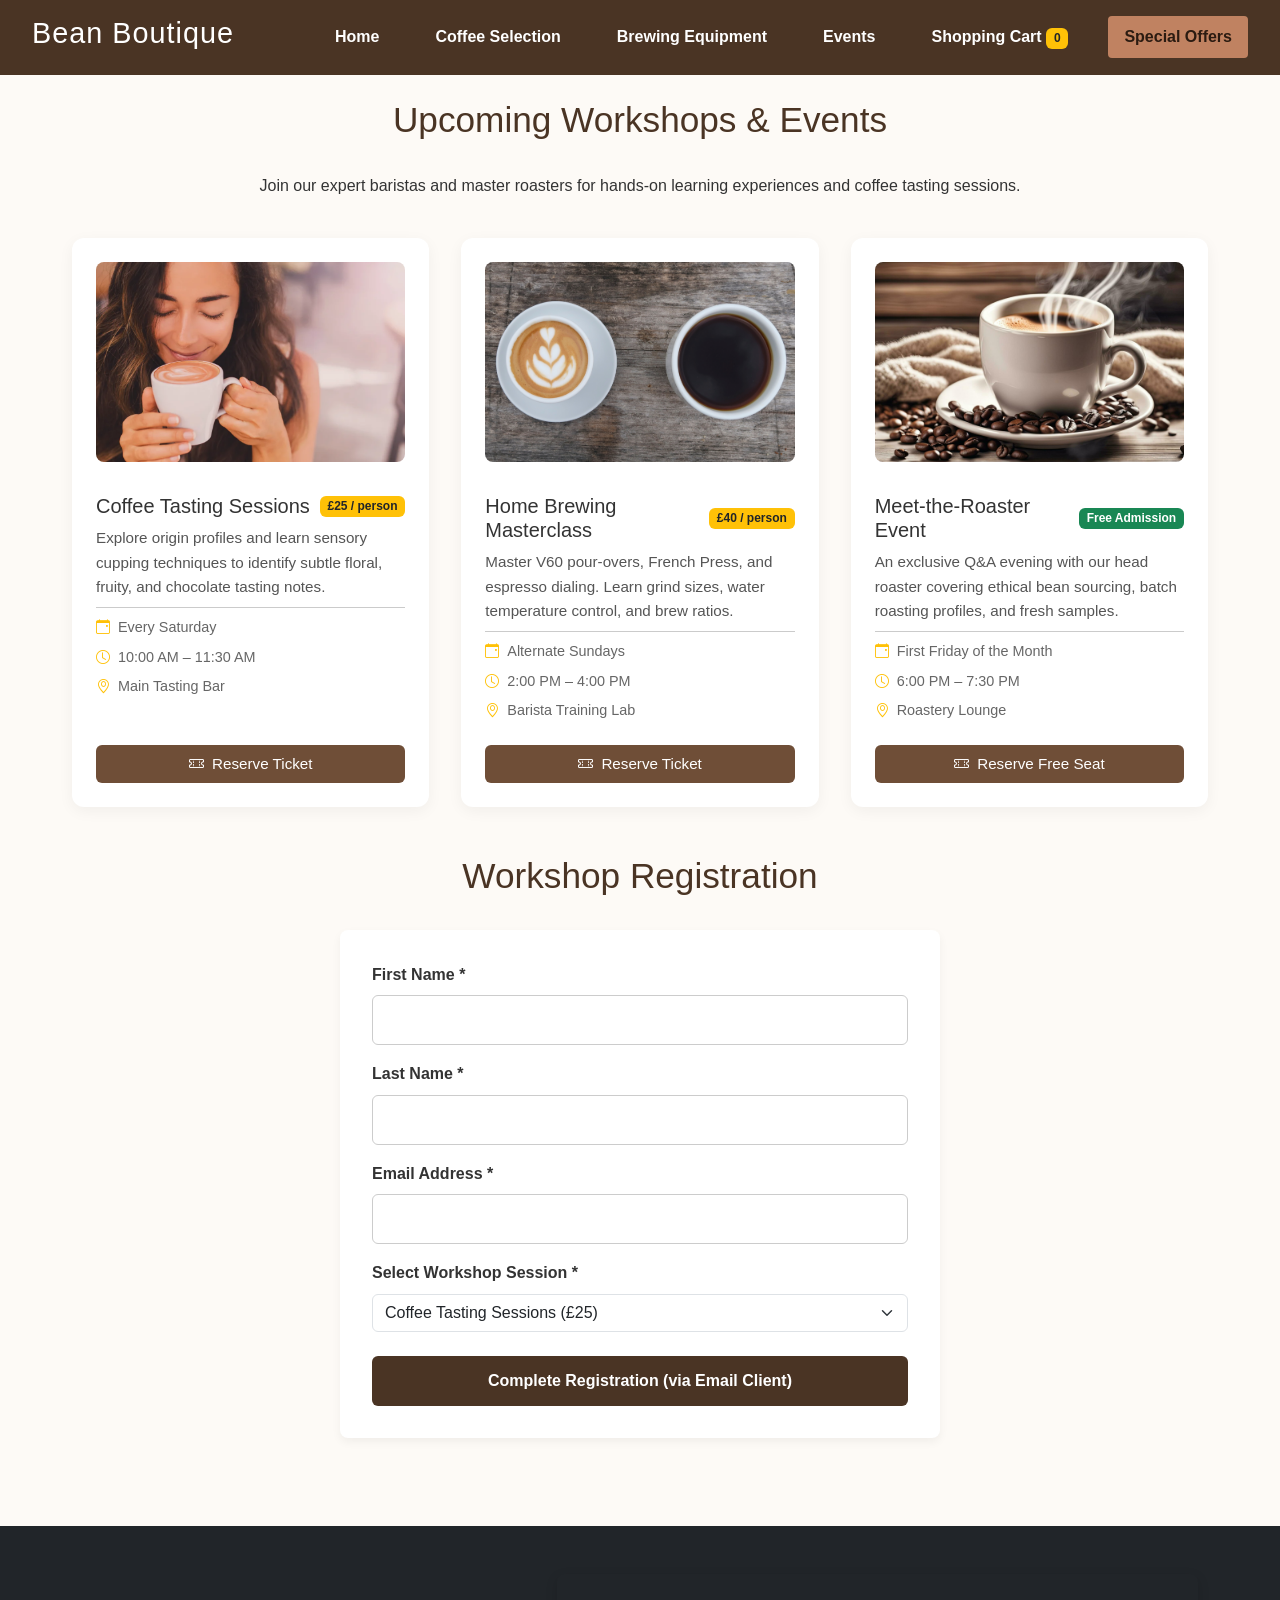
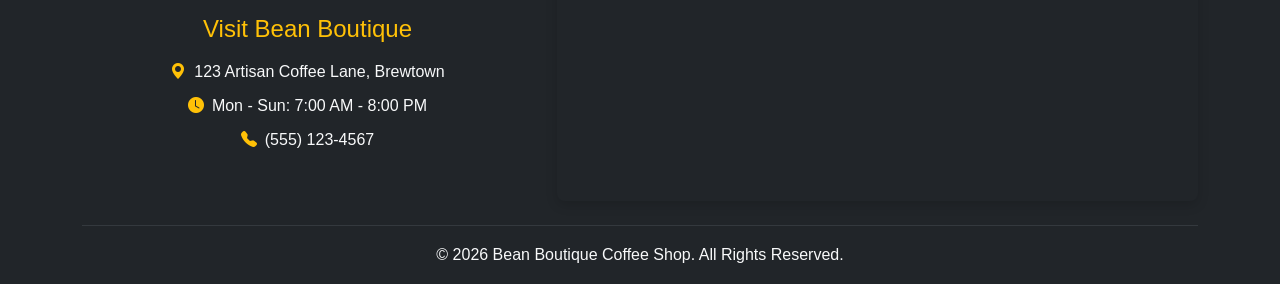
<file: events.html>
<!DOCTYPE html>
<html lang="en">
<head>
    <meta charset="UTF-8">
    <meta name="viewport" content="width=device-width, initial-scale=1.0">
    <title>Bean Boutique Coffee Shop - Events & Workshops</title>

    <!-- Bootstrap CSS -->
    <link href="https://cdn.jsdelivr.net/npm/bootstrap@5.3.3/dist/css/bootstrap.min.css" rel="stylesheet">
    <!-- Bootstrap Icons -->
    <link rel="stylesheet" href="https://cdn.jsdelivr.net/npm/bootstrap-icons@1.11.3/font/bootstrap-icons.min.css">
    <link rel="stylesheet" href="style.css">

    <style>
        #backToTopBtn {
            position: fixed;
            bottom: 30px;
            right: 30px;
            z-index: 1030;
            border: none;
            outline: none;
            background-color: #6f4e37;
            color: white;
            cursor: pointer;
            padding: 12px 16px;
            border-radius: 50%;
            font-size: 18px;
            box-shadow: 0px 4px 10px rgba(0,0,0,0.3);
            opacity: 0;
            visibility: hidden;
            transition: opacity 0.3s ease, visibility 0.3s ease, transform 0.2s ease;
        }

        #backToTopBtn.show {
            opacity: 1;
            visibility: visible;
        }

        .footer-map-container {
            border-radius: 8px;
            overflow: hidden;
            box-shadow: 0 4px 12px rgba(0,0,0,0.15);
        }

        .event-meta {
            font-size: 0.9rem;
            color: #666;
            margin-bottom: 0.4rem;
        }

        .cart-nav-link {
            cursor: pointer;
            user-select: none;
        }

        .btn-add-cart {
            background-color: #6f4e37;
            color: white;
            border: none;
            border-radius: 6px;
            padding: 8px 16px;
            font-size: 0.95rem;
            width: 100%;
            margin-top: 1rem;
            transition: background-color 0.2s ease, transform 0.1s ease;
        }

        .btn-add-cart:hover {
            background-color: #523927;
            color: white;
        }
    </style>
</head>
<body>

    <header>
        <div class="logo">
            <h1>Bean Boutique</h1>
        </div>
        <nav>
            <ul>
                <li><a href="index.html">Home</a></li>
                <li><a href="coffee.html">Coffee Selection</a></li>
                <li><a href="equipment.html">Brewing Equipment</a></li>
                <li><a href="events.html">Events</a></li>
                <li>
                    <a class="cart-nav-link" id="cartModalTrigger">
                        Shopping Cart <span class="badge bg-warning text-dark" id="cartCountBadge">0</span>
                    </a>
                </li>
                <li class="dropdown">
                    <a href="offers.html" class="active">Special Offers</a>
                    <ul class="dropdown-menu-custom">
                        <li><a href="seasonalSpecial.html">Seasonal Specials</a></li>
                        <li><a href="baristaChoice.html">Barista's Choice</a></li>
                        <li><a href="bundleDeals.html">Bundle Deals</a></li>
                    </ul>
                </li>
            </ul>
        </nav>
    </header>

    <main>
        <section class="py-4">
            <h2 class="section-title">Upcoming Workshops & Events</h2>
            <div style="text-align: center; margin-bottom: 2.5rem;">
                <p>Join our expert baristas and master roasters for hands-on learning experiences and coffee tasting sessions.</p>
            </div>

            <div class="grid-container mb-5">
                
                <div class="coffee-box text-start d-flex flex-column justify-content-between">
                    <div>
                        <img src="images/img5.jpg" alt="Coffee Tasting Workshop">
                        <div class="d-flex justify-content-between align-items-center mt-3 mb-2">
                            <h3 class="m-0 fs-5">Coffee Tasting Sessions</h3>
                            <span class="badge bg-warning text-dark">£25 / person</span>
                        </div>
                        <p style="margin: 0.5rem 0; color: #555; font-size: 0.95rem;">
                            Explore origin profiles and learn sensory cupping techniques to identify subtle floral, fruity, and chocolate tasting notes.
                        </p>
                        <hr class="my-2">
                        <div class="event-meta"><i class="bi bi-calendar-event text-warning me-2"></i>Every Saturday</div>
                        <div class="event-meta"><i class="bi bi-clock text-warning me-2"></i>10:00 AM – 11:30 AM</div>
                        <div class="event-meta"><i class="bi bi-geo-alt text-warning me-2"></i>Main Tasting Bar</div>
                    </div>
                    <button class="btn btn-add-cart add-to-cart-btn" data-title="Coffee Tasting Workshop Pass" data-subtitle="Saturday Morning Session" data-price="25.00">
                        <i class="bi bi-ticket-perforated me-1"></i> Reserve Ticket
                    </button>
                </div>

                <div class="coffee-box text-start d-flex flex-column justify-content-between">
                    <div>
                        <img src="images/image3.jpg" alt="Home Brewing Masterclass">
                        <div class="d-flex justify-content-between align-items-center mt-3 mb-2">
                            <h3 class="m-0 fs-5">Home Brewing Masterclass</h3>
                            <span class="badge bg-warning text-dark">£40 / person</span>
                        </div>
                        <p style="margin: 0.5rem 0; color: #555; font-size: 0.95rem;">
                            Master V60 pour-overs, French Press, and espresso dialing. Learn grind sizes, water temperature control, and brew ratios.
                        </p>
                        <hr class="my-2">
                        <div class="event-meta"><i class="bi bi-calendar-event text-warning me-2"></i>Alternate Sundays</div>
                        <div class="event-meta"><i class="bi bi-clock text-warning me-2"></i>2:00 PM – 4:00 PM</div>
                        <div class="event-meta"><i class="bi bi-geo-alt text-warning me-2"></i>Barista Training Lab</div>
                    </div>
                    <button class="btn btn-add-cart add-to-cart-btn" data-title="Home Brewing Masterclass Pass" data-subtitle="Sunday Afternoon Session" data-price="40.00">
                        <i class="bi bi-ticket-perforated me-1"></i> Reserve Ticket
                    </button>
                </div>

                <div class="coffee-box text-start d-flex flex-column justify-content-between">
                    <div>
                        <img src="images/image1.jpg" alt="Meet the Roaster Event">
                        <div class="d-flex justify-content-between align-items-center mt-3 mb-2">
                            <h3 class="m-0 fs-5">Meet-the-Roaster Event</h3>
                            <span class="badge bg-success">Free Admission</span>
                        </div>
                        <p style="margin: 0.5rem 0; color: #555; font-size: 0.95rem;">
                            An exclusive Q&A evening with our head roaster covering ethical bean sourcing, batch roasting profiles, and fresh samples.
                        </p>
                        <hr class="my-2">
                        <div class="event-meta"><i class="bi bi-calendar-event text-warning me-2"></i>First Friday of the Month</div>
                        <div class="event-meta"><i class="bi bi-clock text-warning me-2"></i>6:00 PM – 7:30 PM</div>
                        <div class="event-meta"><i class="bi bi-geo-alt text-warning me-2"></i>Roastery Lounge</div>
                    </div>
                    <button class="btn btn-add-cart add-to-cart-btn" data-title="Meet-the-Roaster Free Pass" data-subtitle="First Friday Monthly Q&A" data-price="0.00">
                        <i class="bi bi-ticket-perforated me-1"></i> Reserve Free Seat
                    </button>
                </div>

            </div>

            <div style="max-width: 600px; margin: 0 auto;">
                <h2 class="section-title">Workshop Registration</h2>
                
                <form action="mailto:registrations@beanboutique.local" method="GET" enctype="text/plain" style="background:#fff; padding:2rem; border-radius:8px; box-shadow:0 4px 10px rgba(0,0,0,0.05);">
                    <div class="form-group mb-3">
                        <label for="firstName" class="form-label">First Name *</label>
                        <input type="text" id="firstName" name="First_Name" class="form-control" required>
                    </div>

                    <div class="form-group mb-3">
                        <label for="lastName" class="form-label">Last Name *</label>
                        <input type="text" id="lastName" name="Last_Name" class="form-control" required>
                    </div>

                    <div class="form-group mb-3">
                        <label for="email" class="form-label">Email Address *</label>
                        <input type="email" id="email" name="Email_Address" class="form-control" required>
                    </div>

                    <div class="form-group mb-4">
                        <label for="workshop" class="form-label">Select Workshop Session *</label>
                        <select id="workshop" name="Chosen_Workshop" class="form-select">
                            <option value="tasting">Coffee Tasting Sessions (£25)</option>
                            <option value="brewing">Home Brewing Masterclass (£40)</option>
                            <option value="roaster">Meet-the-Roaster Event (Free)</option>
                        </select>
                    </div>

                    <button type="submit" class="btn-submit w-100">Complete Registration (via Email Client)</button>
                </form>
            </div>
        </section>
    </main>

    <!-- GLOBAL SHOPPING CART MODAL -->
    <div class="modal fade" id="cartModal" tabindex="-1" role="dialog" aria-labelledby="cartModalLabel" aria-hidden="true">
        <div class="modal-dialog modal-lg modal-dialog-centered">
            <div class="modal-content">
                <div class="modal-header text-white" style="background-color: #4a3424;">
                    <h3 class="modal-title fs-5" id="cartModalLabel"><i class="bi bi-cart-check me-2"></i>Your Shopping Basket</h3>
                    <button type="button" class="btn-close btn-close-white" data-bs-dismiss="modal" aria-label="Close"></button>
                </div>
                <div class="modal-body text-dark">
                    <div class="table-responsive">
                        <table class="table align-middle">
                            <thead>
                                <tr style="background-color: #4a3424; color: #fff;">
                                    <th>Product Details</th>
                                    <th class="text-center">Qty</th>
                                    <th class="text-end">Price</th>
                                    <th class="text-end">Total</th>
                                </tr>
                            </thead>
                            <tbody id="cartItemsContainer">
                                <tr>
                                    <td colspan="4" class="text-center py-4 text-muted">Your basket is currently empty. Add items to see them here!</td>
                                </tr>
                            </tbody>
                        </table>
                    </div>
                    <div class="p-3 bg-light rounded text-end mt-3">
                        <p class="mb-1">Subtotal: <strong id="cartSubtotal">£0.00</strong></p>
                        <small class="text-muted d-block mb-0">Shipping: Calculated at next step</small>
                    </div>
                </div>
                <div class="modal-footer d-flex justify-content-between">
                    <button type="button" class="btn btn-outline-secondary" data-bs-dismiss="modal">Continue Shopping</button>
                    <button type="button" class="btn text-white" id="checkoutBtn" style="background-color: #6f4e37;">
                        Proceed to Checkout
                    </button>
                </div>
            </div>
        </div>
    </div>

    <button id="backToTopBtn" title="Go to top" aria-label="Scroll to top">
        <i class="bi bi-arrow-up"></i>
    </button>

    <footer class="bg-dark text-light pt-5 pb-3">
        <div class="container">
            <div class="row g-4 align-items-center">
                <div class="col-md-5">
                    <h3 class="h4 mb-3 text-warning">Visit Bean Boutique</h3>
                    <p class="mb-2"><i class="bi bi-geo-alt-fill text-warning me-2"></i>123 Artisan Coffee Lane, Brewtown</p>
                    <p class="mb-2"><i class="bi bi-clock-fill text-warning me-2"></i>Mon - Sun: 7:00 AM - 8:00 PM</p>
                    <p class="mb-2"><i class="bi bi-telephone-fill text-warning me-2"></i>(555) 123-4567</p>
                </div>
                
                <div class="col-md-7">
                    <div class="footer-map-container">
                        <iframe 
                            title="Bean Boutique Location Map"
                            src="https://www.google.com/maps/embed?pb=!1m18!1m12!1m3!1d3151.835434509374!2d144.9537353153169!3d-37.81627977975171!2m3!1f0!2f0!3f0!3m2!1i1024!2i768!4f13.1!3m3!1m2!1s0x6ad65d4c2b349649%3A0xb6899234e561db11!2sEnvato!5e0!3m2!1sen!2sus!4v1620000000000!5m2!1sen!2sus" 
                            height="220" 
                            style="border:0; width: 100%;" 
                            allowfullscreen="" 
                            loading="lazy">
                        </iframe>
                    </div>
                </div>
            </div>
            
            <hr class="mt-4 mb-3 border-secondary">
            <p class="text-center mb-0">&copy; 2026 Bean Boutique Coffee Shop. All Rights Reserved.</p>
        </div>
    </footer>

    <script src="https://cdn.jsdelivr.net/npm/bootstrap@5.3.3/dist/js/bootstrap.bundle.min.js"></script>
    <script src="script.js"></script>
</body>
</html>
</file>
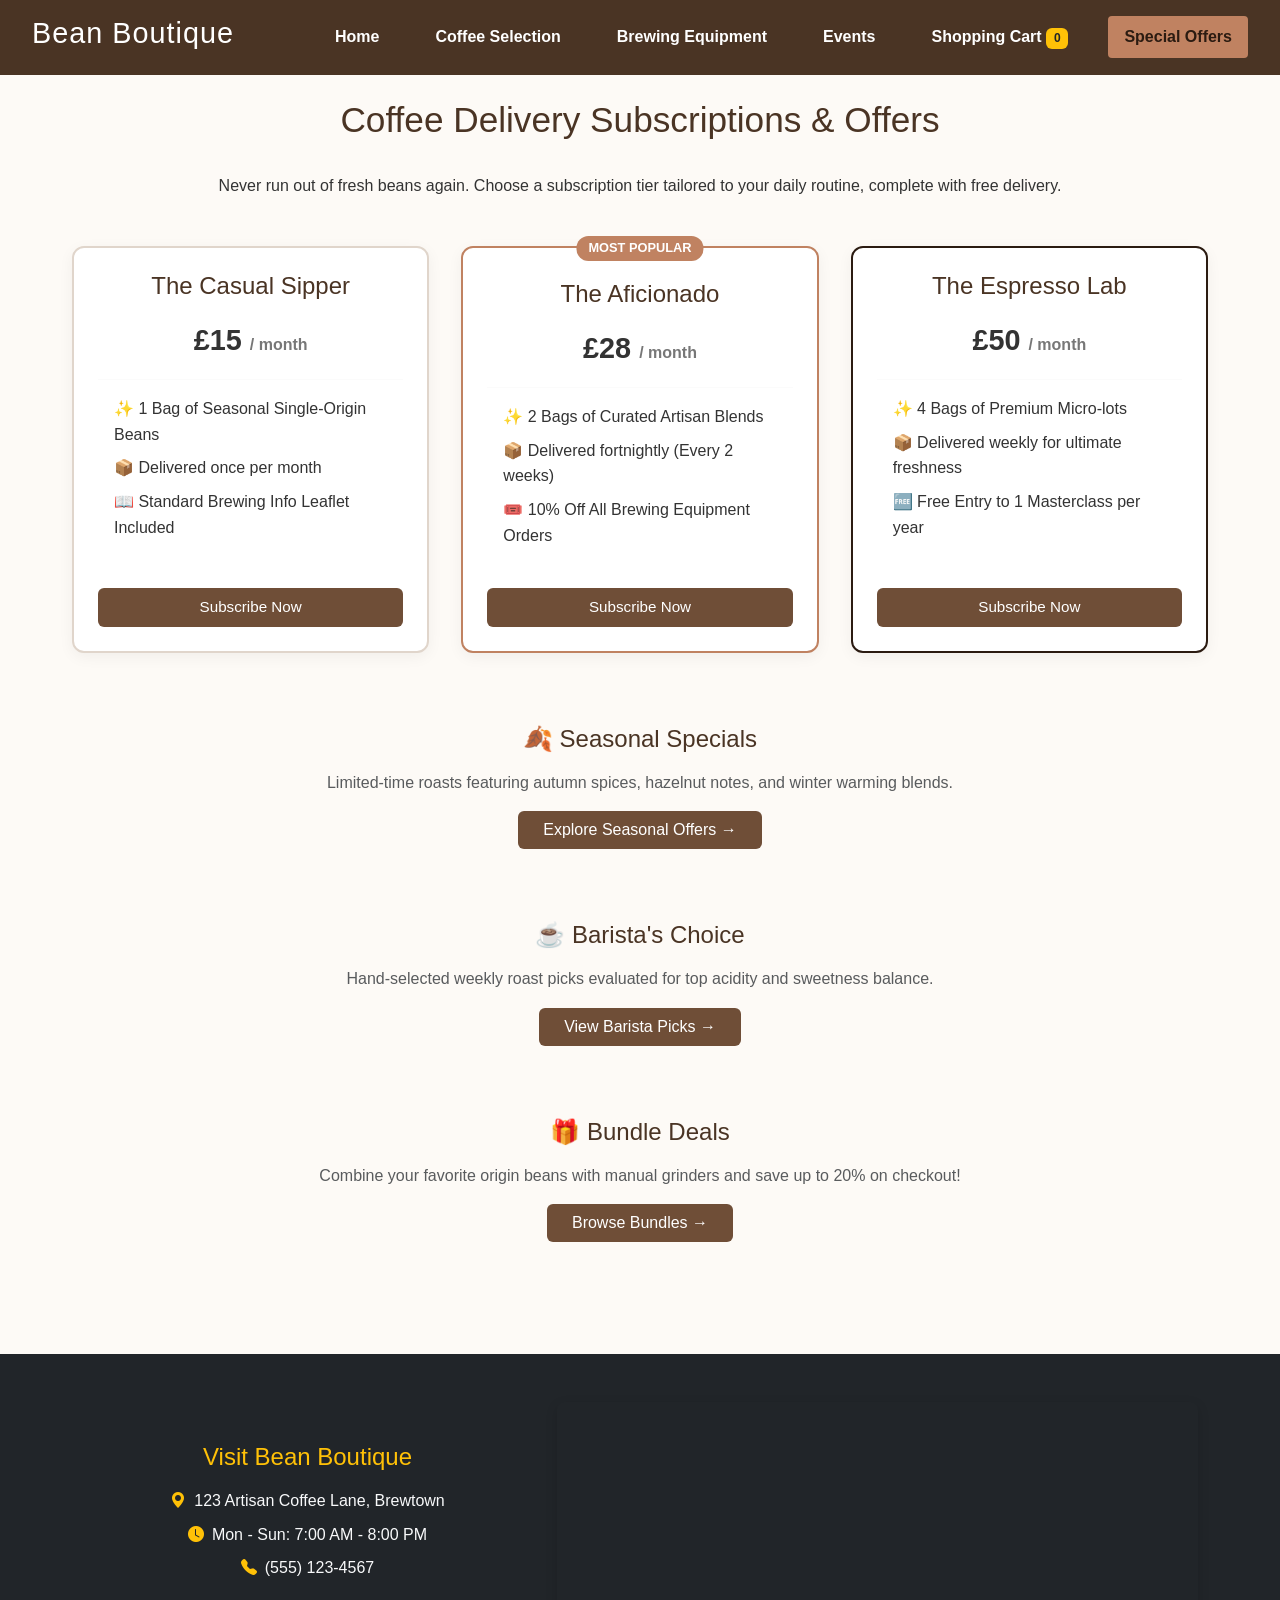
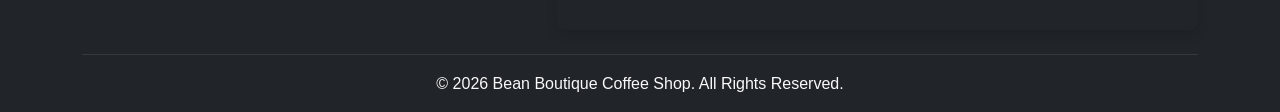
<file: offers.html>
<!DOCTYPE html>
<html lang="en">
<head>
    <meta charset="UTF-8">
    <meta name="viewport" content="width=device-width, initial-scale=1.0">
    <title>Bean Boutique Coffee Shop - Special Offers & Subscriptions</title>
    
    <!-- Bootstrap CSS -->
    <link href="https://cdn.jsdelivr.net/npm/bootstrap@5.3.3/dist/css/bootstrap.min.css" rel="stylesheet">
    <!-- Bootstrap Icons -->
    <link rel="stylesheet" href="https://cdn.jsdelivr.net/npm/bootstrap-icons@1.11.3/font/bootstrap-icons.min.css">
    <link rel="stylesheet" href="style.css">

    <style>
        #backToTopBtn {
            position: fixed;
            bottom: 30px;
            right: 30px;
            z-index: 1030;
            border: none;
            outline: none;
            background-color: #6f4e37;
            color: white;
            cursor: pointer;
            padding: 12px 16px;
            border-radius: 50%;
            font-size: 18px;
            box-shadow: 0px 4px 10px rgba(0,0,0,0.3);
            opacity: 0;
            visibility: hidden;
            transition: opacity 0.3s ease, visibility 0.3s ease, transform 0.2s ease;
        }

        #backToTopBtn.show {
            opacity: 1;
            visibility: visible;
        }

        .footer-map-container {
            border-radius: 8px;
            overflow: hidden;
            box-shadow: 0 4px 12px rgba(0,0,0,0.15);
        }

        .cart-nav-link {
            cursor: pointer;
            user-select: none;
        }

        .btn-add-cart {
            background-color: #6f4e37;
            color: white;
            border: none;
            border-radius: 6px;
            padding: 8px 16px;
            font-size: 0.95rem;
            width: 100%;
            margin-top: 1rem;
            transition: background-color 0.2s ease, transform 0.1s ease;
        }

        .btn-add-cart:hover {
            background-color: #523927;
            color: white;
        }
    </style>
</head>
<body>

    <header>
        <div class="logo">
            <h1>Bean Boutique</h1>
        </div>
        <nav>
            <ul>
                <li><a href="index.html">Home</a></li>
                <li><a href="coffee.html">Coffee Selection</a></li>
                <li><a href="equipment.html">Brewing Equipment</a></li>
                <li><a href="events.html">Events</a></li>
                <li>
                    <a class="cart-nav-link" id="cartModalTrigger">
                        Shopping Cart <span class="badge bg-warning text-dark" id="cartCountBadge">0</span>
                    </a>
                </li>
                <li class="dropdown">
                    <a href="offers.html" class="active">Special Offers</a>
                    <ul class="dropdown-menu-custom">
                        <li><a href="seasonalSpecial.html">Seasonal Specials</a></li>
                        <li><a href="baristaChoice.html">Barista's Choice</a></li>
                        <li><a href="bundleDeals.html">Bundle Deals</a></li>
                    </ul>
                </li>
            </ul>
        </nav>
    </header>

    <main>
        <section class="py-4">
            <h2 class="section-title">Coffee Delivery Subscriptions & Offers</h2>
            
            <div style="text-align: center; margin-bottom: 3rem;">
                <p>Never run out of fresh beans again. Choose a subscription tier tailored to your daily routine, complete with free delivery.</p>
            </div>

            <div class="grid-container mb-5">
                
                <div class="coffee-box d-flex flex-column justify-content-between" style="border: 2px solid #e0d5cb;">
                    <div>
                        <h3 style="color: #4a3424; font-size: 1.5rem;">The Casual Sipper</h3>
                        <p style="font-size: 1.8rem; margin: 1rem 0; font-weight: bold;">£15 <span style="font-size: 1rem; color:#777;">/ month</span></p>
                        <hr style="border: 0; border-top: 1px solid #eee; margin: 1rem 0;">
                        <ul style="list-style: none; text-align: left; padding: 0 1rem; margin-bottom: 1.5rem;">
                            <li style="margin-bottom: 0.5rem;">✨ 1 Bag of Seasonal Single-Origin Beans</li>
                            <li style="margin-bottom: 0.5rem;">📦 Delivered once per month</li>
                            <li style="margin-bottom: 0.5rem;">📖 Standard Brewing Info Leaflet Included</li>
                        </ul>
                    </div>
                    <button class="btn btn-add-cart add-subscription-btn" data-title="The Casual Sipper Subscription" data-subtitle="Monthly Coffee Subscription" data-price="15.00">Subscribe Now</button>
                </div>

                <div class="coffee-box d-flex flex-column justify-content-between" style="border: 2px solid #c08261; position: relative;">
                    <div style="position: absolute; top: -12px; left: 50%; transform: translateX(-50%); background: #c08261; color: #fff; padding: 2px 12px; border-radius: 12px; font-size: 0.8rem; font-weight: bold;">MOST POPULAR</div>
                    <div>
                        <h3 style="color: #4a3424; font-size: 1.5rem; margin-top:0.5rem;">The Aficionado</h3>
                        <p style="font-size: 1.8rem; margin: 1rem 0; font-weight: bold;">£28 <span style="font-size: 1rem; color:#777;">/ month</span></p>
                        <hr style="border: 0; border-top: 1px solid #eee; margin: 1rem 0;">
                        <ul style="list-style: none; text-align: left; padding: 0 1rem; margin-bottom: 1.5rem;">
                            <li style="margin-bottom: 0.5rem;">✨ 2 Bags of Curated Artisan Blends</li>
                            <li style="margin-bottom: 0.5rem;">📦 Delivered fortnightly (Every 2 weeks)</li>
                            <li style="margin-bottom: 0.5rem;">🎟️ 10% Off All Brewing Equipment Orders</li>
                        </ul>
                    </div>
                    <button class="btn btn-add-cart add-subscription-btn" data-title="The Aficionado Subscription" data-subtitle="Fortnightly Coffee Subscription" data-price="28.00">Subscribe Now</button>
                </div>

                <div class="coffee-box d-flex flex-column justify-content-between" style="border: 2px solid #2b1b11;">
                    <div>
                        <h3 style="color: #4a3424; font-size: 1.5rem;">The Espresso Lab</h3>
                        <p style="font-size: 1.8rem; margin: 1rem 0; font-weight: bold;">£50 <span style="font-size: 1rem; color:#777;">/ month</span></p>
                        <hr style="border: 0; border-top: 1px solid #eee; margin: 1rem 0;">
                        <ul style="list-style: none; text-align: left; padding: 0 1rem; margin-bottom: 1.5rem;">
                            <li style="margin-bottom: 0.5rem;">✨ 4 Bags of Premium Micro-lots</li>
                            <li style="margin-bottom: 0.5rem;">📦 Delivered weekly for ultimate freshness</li>
                            <li style="margin-bottom: 0.5rem;">🆓 Free Entry to 1 Masterclass per year</li>
                        </ul>
                    </div>
                    <button class="btn btn-add-cart add-subscription-btn" data-title="The Espresso Lab Subscription" data-subtitle="Weekly Coffee Subscription" data-price="50.00">Subscribe Now</button>
                </div>

            </div>

            <!-- Targeted Section Links -->
            <div id="seasonal-specials" class="pt-4 mb-5 text-center">
                <h3 class="h4 mb-3" style="color: #4a3424;">🍂 Seasonal Specials</h3>
                <p class="text-muted">Limited-time roasts featuring autumn spices, hazelnut notes, and winter warming blends.</p>
                <a href="seasonalSpecial.html" class="btn text-white px-4" style="background-color: #6f4e37;">Explore Seasonal Offers &rarr;</a>
            </div>

            <div id="barista-choice" class="pt-4 mb-5 text-center">
                <h3 class="h4 mb-3" style="color: #4a3424;">☕ Barista's Choice</h3>
                <p class="text-muted">Hand-selected weekly roast picks evaluated for top acidity and sweetness balance.</p>
                <a href="baristaChoice.html" class="btn text-white px-4" style="background-color: #6f4e37;">View Barista Picks &rarr;</a>
            </div>

            <div id="bundle-deals" class="pt-4 mb-4 text-center">
                <h3 class="h4 mb-3" style="color: #4a3424;">🎁 Bundle Deals</h3>
                <p class="text-muted">Combine your favorite origin beans with manual grinders and save up to 20% on checkout!</p>
                <a href="bundleDeals.html" class="btn text-white px-4" style="background-color: #6f4e37;">Browse Bundles &rarr;</a>
            </div>
        </section>
    </main>

    <!-- GLOBAL SHOPPING CART MODAL -->
    <div class="modal fade" id="cartModal" tabindex="-1" role="dialog" aria-labelledby="cartModalLabel" aria-hidden="true">
        <div class="modal-dialog modal-lg modal-dialog-centered">
            <div class="modal-content">
                <div class="modal-header text-white" style="background-color: #4a3424;">
                    <h3 class="modal-title fs-5" id="cartModalLabel"><i class="bi bi-cart-check me-2"></i>Your Shopping Basket</h3>
                    <button type="button" class="btn-close btn-close-white" data-bs-dismiss="modal" aria-label="Close"></button>
                </div>
                <div class="modal-body text-dark">
                    <div class="table-responsive">
                        <table class="table align-middle">
                            <thead>
                                <tr style="background-color: #4a3424; color: #fff;">
                                    <th>Product Details</th>
                                    <th class="text-center">Qty</th>
                                    <th class="text-end">Price</th>
                                    <th class="text-end">Total</th>
                                </tr>
                            </thead>
                            <tbody id="cartItemsContainer">
                                <tr>
                                    <td colspan="4" class="text-center py-4 text-muted">Your basket is currently empty. Add items to see them here!</td>
                                </tr>
                            </tbody>
                        </table>
                    </div>
                    <div class="p-3 bg-light rounded text-end mt-3">
                        <p class="mb-1">Subtotal: <strong id="cartSubtotal">£0.00</strong></p>
                        <small class="text-muted d-block mb-0">Shipping: Calculated at next step</small>
                    </div>
                </div>
                <div class="modal-footer d-flex justify-content-between">
                    <button type="button" class="btn btn-outline-secondary" data-bs-dismiss="modal">Continue Shopping</button>
                    <button type="button" class="btn text-white" id="checkoutBtn" style="background-color: #6f4e37;">
                        Proceed to Checkout
                    </button>
                </div>
            </div>
        </div>
    </div>

    <button id="backToTopBtn" title="Go to top" aria-label="Scroll to top">
        <i class="bi bi-arrow-up"></i>
    </button>

    <footer class="bg-dark text-light pt-5 pb-3">
        <div class="container">
            <div class="row g-4 align-items-center">
                <div class="col-md-5">
                    <h3 class="h4 mb-3 text-warning">Visit Bean Boutique</h3>
                    <p class="mb-2"><i class="bi bi-geo-alt-fill text-warning me-2"></i>123 Artisan Coffee Lane, Brewtown</p>
                    <p class="mb-2"><i class="bi bi-clock-fill text-warning me-2"></i>Mon - Sun: 7:00 AM - 8:00 PM</p>
                    <p class="mb-2"><i class="bi bi-telephone-fill text-warning me-2"></i>(555) 123-4567</p>
                </div>
                
                <div class="col-md-7">
                    <div class="footer-map-container">
                        <iframe 
                            title="Bean Boutique Location Map"
                            src="https://www.google.com/maps/embed?pb=!1m18!1m12!1m3!1d3151.835434509374!2d144.9537353153169!3d-37.81627977975171!2m3!1f0!2f0!3f0!3m2!1i1024!2i768!4f13.1!3m3!1m2!1s0x6ad65d4c2b349649%3A0xb6899234e561db11!2sEnvato!5e0!3m2!1sen!2sus!4v1620000000000!5m2!1sen!2sus" 
                            height="220" 
                            style="border:0; width: 100%;" 
                            allowfullscreen="" 
                            loading="lazy">
                        </iframe>
                    </div>
                </div>
            </div>
            
            <hr class="mt-4 mb-3 border-secondary">
            <p class="text-center mb-0">&copy; 2026 Bean Boutique Coffee Shop. All Rights Reserved.</p>
        </div>
    </footer>

    <script src="https://cdn.jsdelivr.net/npm/bootstrap@5.3.3/dist/js/bootstrap.bundle.min.js"></script>
   <script src="script.js"></script>
</body>
</html>
</file>
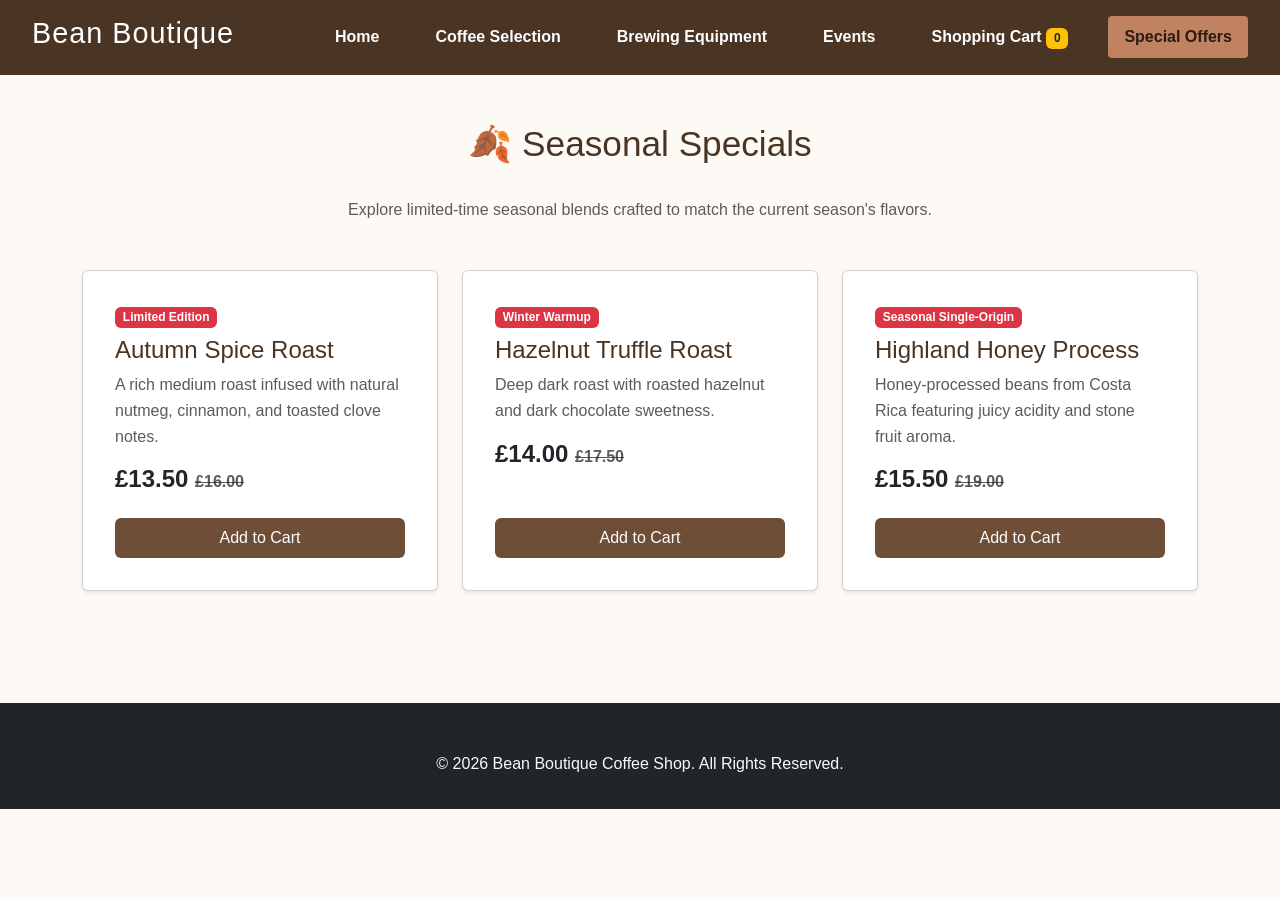
<file: seasonalSpecial.html>
<!DOCTYPE html>
<html lang="en">
<head>
    <meta charset="UTF-8">
    <meta name="viewport" content="width=device-width, initial-scale=1.0">
    <title>Seasonal Specials - Bean Boutique</title>
    <link href="https://cdn.jsdelivr.net/npm/bootstrap@5.3.3/dist/css/bootstrap.min.css" rel="stylesheet">
    <link rel="stylesheet" href="https://cdn.jsdelivr.net/npm/bootstrap-icons@1.11.3/font/bootstrap-icons.min.css">
    <link rel="stylesheet" href="style.css">
    <style>
        #backToTopBtn {
            position: fixed;
            bottom: 30px;
            right: 30px;
            z-index: 1030;
            border: none;
            outline: none;
            background-color: #6f4e37;
            color: white;
            cursor: pointer;
            padding: 12px 16px;
            border-radius: 50%;
            font-size: 18px;
            box-shadow: 0px 4px 10px rgba(0,0,0,0.3);
            opacity: 0;
            visibility: hidden;
            transition: opacity 0.3s ease, visibility 0.3s ease;
        }
        #backToTopBtn.show { opacity: 1; visibility: visible; }
        .cart-nav-link { cursor: pointer; user-select: none; }
        .btn-add-cart {
            background-color: #6f4e37;
            color: white;
            border: none;
            border-radius: 6px;
            padding: 8px 16px;
            width: 100%;
            margin-top: 1rem;
            transition: background-color 0.2s ease;
        }
        .btn-add-cart:hover { background-color: #523927; color: white; }
    </style>
</head>
<body>
    <header>
        <div class="logo">
            <h1>Bean Boutique</h1>
        </div>
        <nav>
            <ul>
                <li><a href="index.html">Home</a></li>
                <li><a href="coffee.html">Coffee Selection</a></li>
                <li><a href="equipment.html">Brewing Equipment</a></li>
                <li><a href="events.html">Events</a></li>
                <li>
                    <a class="cart-nav-link" id="cartModalTrigger">
                        Shopping Cart <span class="badge bg-warning text-dark" id="cartCountBadge">0</span>
                    </a>
                </li>
                <li class="dropdown">
                    <a href="offers.html" class="active">Special Offers</a>
                    <ul class="dropdown-menu-custom">
                        <li><a href="seasonalSpecial.html">Seasonal Specials</a></li>
                        <li><a href="baristaChoice.html">Barista's Choice</a></li>
                        <li><a href="bundleDeals.html">Bundle Deals</a></li>
                    </ul>
                </li>
            </ul>
        </nav>
    </header>

    <main class="container py-5">
        <div class="text-center mb-5">
            <h2 class="section-title">🍂 Seasonal Specials</h2>
            <p class="text-muted">Explore limited-time seasonal blends crafted to match the current season's flavors.</p>
        </div>

        <div class="row g-4">
            <div class="col-md-4">
                <div class="card h-100 shadow-sm p-3">
                    <div class="card-body d-flex flex-column justify-content-between">
                        <div>
                            <span class="badge bg-danger mb-2">Limited Edition</span>
                            <h4 class="card-title" style="color: #4a3424;">Autumn Spice Roast</h4>
                            <p class="card-text text-muted">A rich medium roast infused with natural nutmeg, cinnamon, and toasted clove notes.</p>
                            <p class="h4 text-dark fw-bold">£13.50 <span class="text-muted text-decoration-line-through fs-6">£16.00</span></p>
                        </div>
                        <button class="btn btn-add-cart add-to-cart-btn" data-title="Autumn Spice Roast" data-subtitle="Seasonal Special (250g)" data-price="13.50">Add to Cart</button>
                    </div>
                </div>
            </div>

            <div class="col-md-4">
                <div class="card h-100 shadow-sm p-3">
                    <div class="card-body d-flex flex-column justify-content-between">
                        <div>
                            <span class="badge bg-danger mb-2">Winter Warmup</span>
                            <h4 class="card-title" style="color: #4a3424;">Hazelnut Truffle Roast</h4>
                            <p class="card-text text-muted">Deep dark roast with roasted hazelnut and dark chocolate sweetness.</p>
                            <p class="h4 text-dark fw-bold">£14.00 <span class="text-muted text-decoration-line-through fs-6">£17.50</span></p>
                        </div>
                        <button class="btn btn-add-cart add-to-cart-btn" data-title="Hazelnut Truffle Roast" data-subtitle="Seasonal Special (250g)" data-price="14.00">Add to Cart</button>
                    </div>
                </div>
            </div>

            <div class="col-md-4">
                <div class="card h-100 shadow-sm p-3">
                    <div class="card-body d-flex flex-column justify-content-between">
                        <div>
                            <span class="badge bg-danger mb-2">Seasonal Single-Origin</span>
                            <h4 class="card-title" style="color: #4a3424;">Highland Honey Process</h4>
                            <p class="card-text text-muted">Honey-processed beans from Costa Rica featuring juicy acidity and stone fruit aroma.</p>
                            <p class="h4 text-dark fw-bold">£15.50 <span class="text-muted text-decoration-line-through fs-6">£19.00</span></p>
                        </div>
                        <button class="btn btn-add-cart add-to-cart-btn" data-title="Highland Honey Process" data-subtitle="Seasonal Special (250g)" data-price="15.50">Add to Cart</button>
                    </div>
                </div>
            </div>
        </div>
    </main>

    <!-- SHOPPING CART MODAL -->
    <div class="modal fade" id="cartModal" tabindex="-1" aria-hidden="true">
        <div class="modal-dialog modal-lg modal-dialog-centered">
            <div class="modal-content">
                <div class="modal-header text-white" style="background-color: #4a3424;">
                    <h3 class="modal-title fs-5"><i class="bi bi-cart-check me-2"></i>Your Shopping Cart</h3>
                    <button type="button" class="btn-close btn-close-white" data-bs-dismiss="modal"></button>
                </div>
                <div class="modal-body text-dark">
                    <div class="table-responsive">
                        <table class="table align-middle">
                            <thead>
                                <tr style="background-color: #4a3424; color: #fff;">
                                    <th>Product Details</th>
                                    <th class="text-center">Qty</th>
                                    <th class="text-end">Price</th>
                                    <th class="text-end">Total</th>
                                </tr>
                            </thead>
                            <tbody id="cartItemsContainer"></tbody>
                        </table>
                    </div>
                    <div class="p-3 bg-light rounded text-end mt-3">
                        <p class="mb-1">Subtotal: <strong id="cartSubtotal">£0.00</strong></p>
                    </div>
                </div>
                <div class="modal-footer d-flex justify-content-between">
                    <button type="button" class="btn btn-outline-secondary" data-bs-dismiss="modal">Continue Shopping</button>
                    <button type="button" class="btn text-white" id="checkoutBtn" style="background-color: #6f4e37;">Proceed to Checkout</button>
                </div>
            </div>
        </div>
    </div>

    <button id="backToTopBtn" title="Go to top"><i class="bi bi-arrow-up"></i></button>

    <footer class="bg-dark text-light pt-5 pb-3">
        <div class="container text-center">
            <p>&copy; 2026 Bean Boutique Coffee Shop. All Rights Reserved.</p>
        </div>
    </footer>

    <script src="https://cdn.jsdelivr.net/npm/bootstrap@5.3.3/dist/js/bootstrap.bundle.min.js"></script>
   <script src="script.js"></script>
</body>
</html>
</file>
<file: style.css>
:root {
    --primary-color: #4a3424;
    --accent-color: #c08261;
    --dark-bg: #2b1b11;
    --light-bg: #fdfaf6;
    --text-color: #333;
    --white: #ffffff;
    --transition-speed: 0.3s;
}

* {
    box-sizing: border-box;
    margin: 0;
    padding: 0;
}

body {
    font-family: 'Segoe UI', Tahoma, Geneva, Verdana, sans-serif;
    line-height: 1.6;
    background-color: var(--light-bg);
    color: var(--text-color);
}

header {
    background-color: var(--primary-color);
    color: var(--white);
    padding: 1rem 2rem;
    display: flex;
    justify-content: space-between;
    align-items: center;
    position: sticky;
    top: 0;
    z-index: 1020;
}

.logo h1 {
    font-size: 1.8rem;
    letter-spacing: 1px;
}

nav ul {
    display: flex;
    list-style: none;
    margin: 0;
    padding: 0;
    align-items: center;
}

nav ul li {
    margin-left: 1.5rem;
    position: relative;
}

nav ul li a {
    color: var(--white);
    text-decoration: none;
    font-weight: 600;
    padding: 0.5rem 1rem;
    border-radius: 4px;
    transition: all var(--transition-speed) ease;
    display: block;
}

nav ul li a:hover, 
nav ul li a.active {
    background-color: var(--accent-color);
    color: var(--dark-bg);
}

/* Custom Dropdown Styling */
.dropdown-menu-custom {
    display: none;
    position: absolute;
    top: 100%;
    left: 0;
    background-color: #4a3424;
    min-width: 180px;
    box-shadow: 0 8px 16px rgba(0,0,0,0.2);
    z-index: 1000;
    padding: 0;
    margin: 0;
    list-style: none;
    border-radius: 0 0 6px 6px;
    overflow: hidden;
}

.dropdown-menu-custom li {
    width: 100%;
    margin-left: 0;
}

.dropdown-menu-custom li a {
    padding: 12px 16px;
    color: #f8f9fa;
    border-bottom: 1px solid rgba(255,255,255,0.05);
    transition: background-color 0.2s ease, padding-left 0.2s ease;
}

.dropdown-menu-custom li a:hover {
    background-color: #6f4e37;
    padding-left: 22px;
}

nav ul li.dropdown:hover .dropdown-menu-custom {
    display: block;
}

section {
    padding: 3rem 2rem;
    max-width: 1200px;
    margin: 0 auto;
}

.section-title {
    text-align: center;
    color: var(--primary-color);
    margin-bottom: 2rem;
    font-size: 2.2rem;
}

.grid-container {
    display: grid;
    grid-template-columns: repeat(auto-fit, minmax(280px, 1fr));
    gap: 2rem;
}

.coffee-box {
    background: var(--white);
    padding: 1.5rem;
    border-radius: 12px;
    box-shadow: 0 4px 15px rgba(0, 0, 0, 0.05);
    transition: transform var(--transition-speed) ease, box-shadow var(--transition-speed) ease;
    text-align: center;
}

.coffee-box:hover {
    transform: translateY(-5px);
    box-shadow: 0 8px 25px rgba(74, 52, 36, 0.15);
}

.coffee-box img {
    width: 100%;
    height: 200px;
    object-fit: cover;
    border-radius: 8px;
    margin-bottom: 1rem;
}

.form-group {
    margin-bottom: 1.2rem;
}

.form-group label {
    display: block;
    margin-bottom: 0.5rem;
    font-weight: bold;
}

.form-control {
    width: 100%;
    padding: 0.75rem;
    border: 1px solid #ccc;
    border-radius: 6px;
    font-size: 1rem;
}

.btn-submit {
    background-color: var(--primary-color);
    color: var(--white);
    padding: 0.75rem 2rem;
    border: none;
    border-radius: 6px;
    cursor: pointer;
    font-weight: bold;
    transition: background var(--transition-speed);
}

.btn-submit:hover {
    background-color: var(--accent-color);
}

footer {
    background-color: var(--dark-bg);
    color: var(--white);
    text-align: center;
    padding: 2rem;
    margin-top: 4rem;
}

@keyframes textPulse {
    0% { color: var(--primary-color); }
    50% { color: var(--accent-color); }
    100% { color: var(--primary-color); }
}

.animated-search-label {
    animation: textPulse 3s infinite;
    font-weight: bold;
    display: inline-block;
    margin-bottom: 0.5rem;
}

@media (max-width: 768px) {
    header {
        flex-direction: column;
        padding: 1rem;
    }

    nav ul {
        margin-top: 1rem;
        flex-direction: column;
        width: 100%;
        text-align: center;
    }

    nav ul li {
        margin: 0.5rem 0;
    }

    section {
        padding: 2rem 1rem;
    }
}

.carousel-item img {
    height: 450px;
    object-fit: cover;
    border-radius: 12px;
}

.carousel {
    max-width: 1000px;
    margin: 0 auto 3rem auto;
    box-shadow: 0 6px 20px rgba(0,0,0,0.15);
    border-radius: 12px;
    overflow: hidden;
}

.carousel-control-prev-icon, 
.carousel-control-next-icon {
    background-color: rgba(74, 52, 36, 0.7);
    border-radius: 50%;
    padding: 1.5rem;
    background-size: 50%;
}

.carousel-caption-custom {
    background: rgba(0, 0, 0, 0.6);
    border-radius: 8px;
    padding: 1rem;
}

.hero-intro {
    text-align: center;
    margin-bottom: 2rem;
}

.modal {
    opacity: 1 !important;
    pointer-events: auto !important;
    z-index: 1055 !important;
}

.modal-backdrop {
    z-index: 1050 !important;
}

.modal-dialog {
    z-index: 1060 !important;
}

#cartModal .modal-content {
    text-align: left !important;
    max-width: 100% !important;
    padding: 0 !important;
    border-radius: 0.5rem !important;
}
</file>
